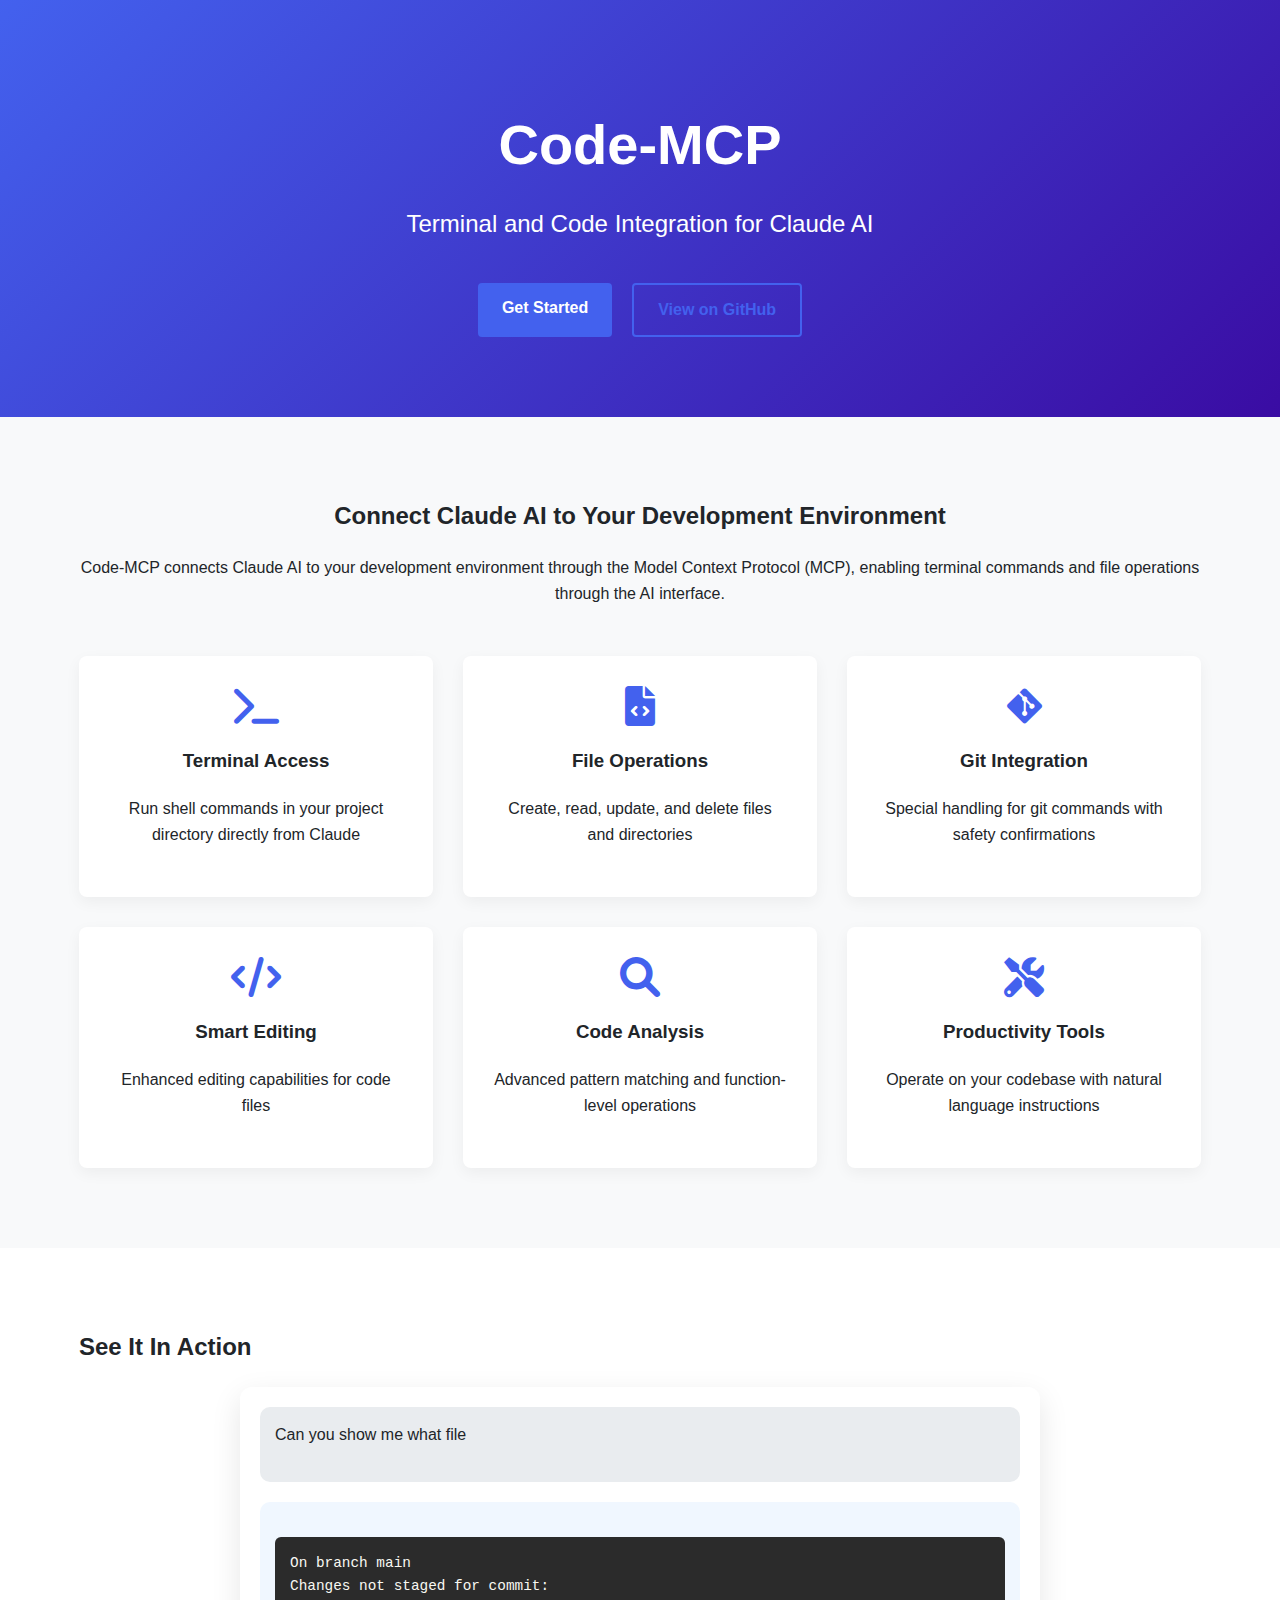
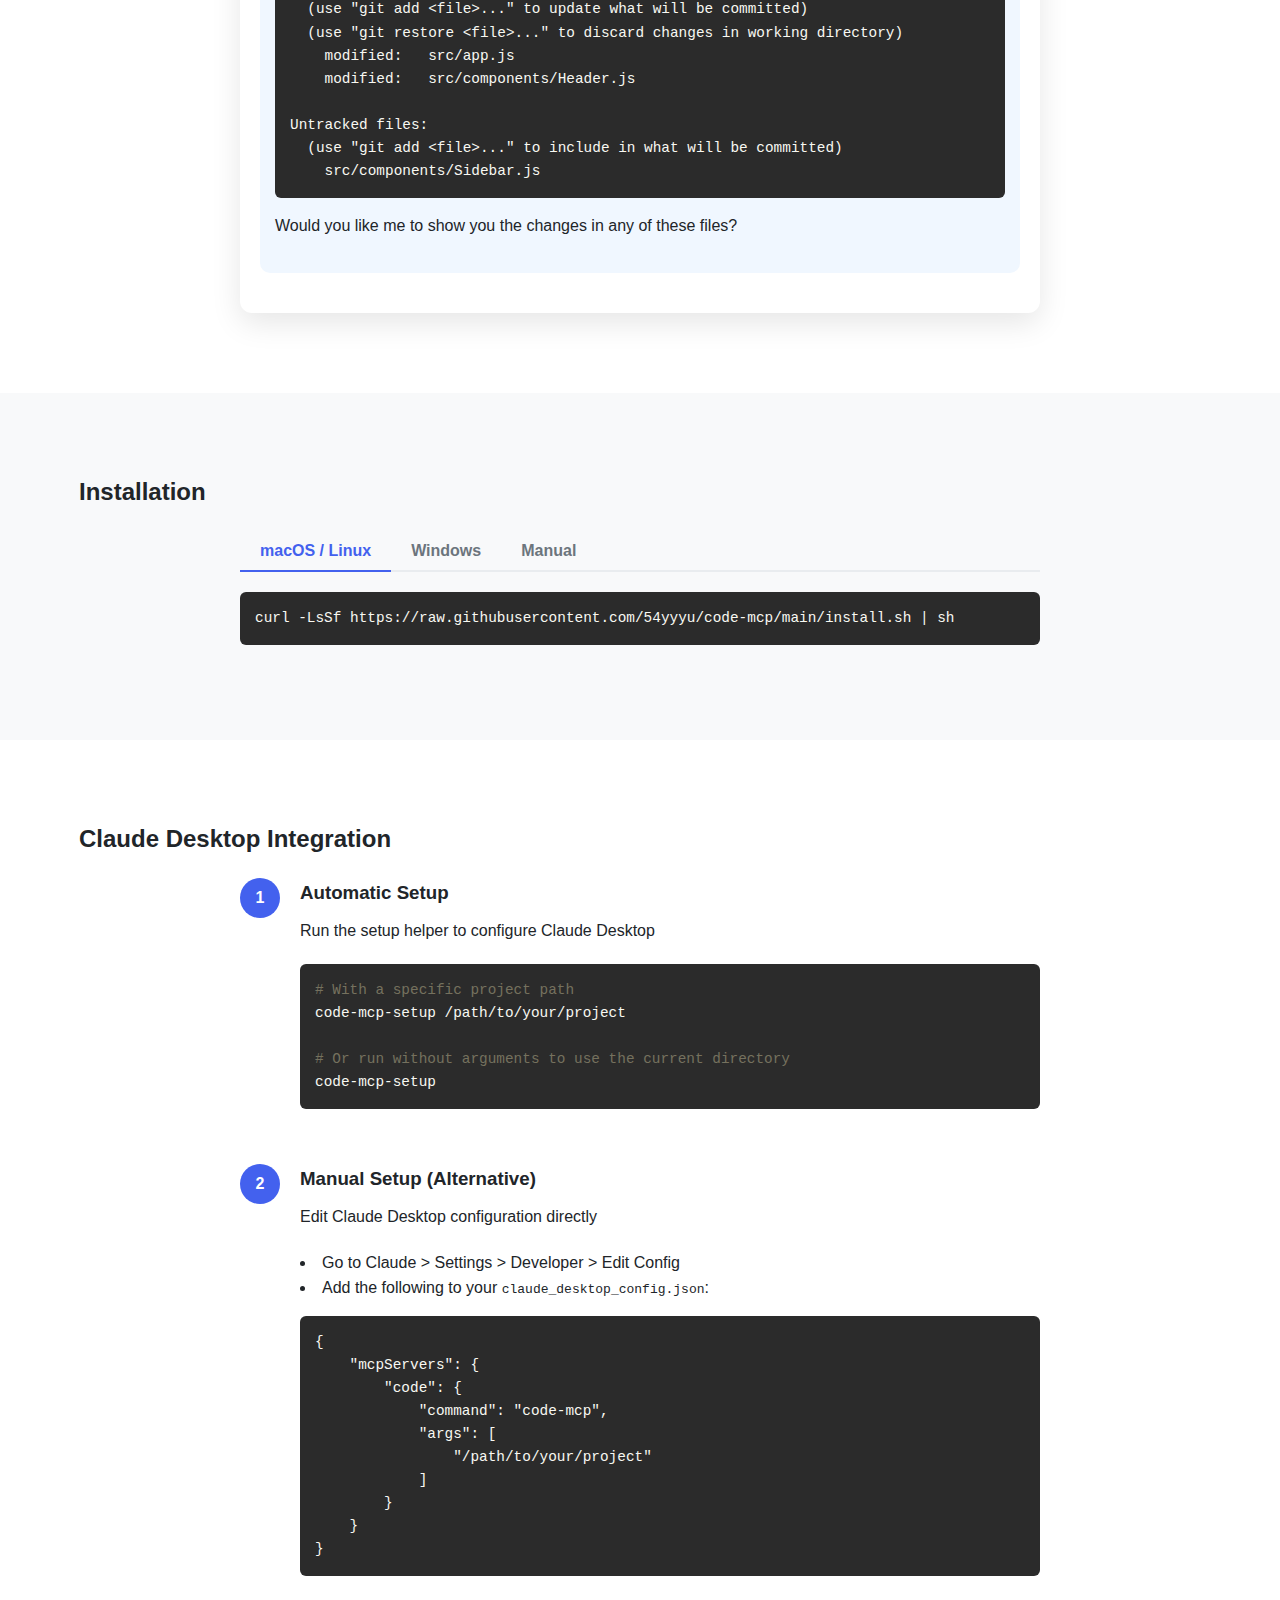
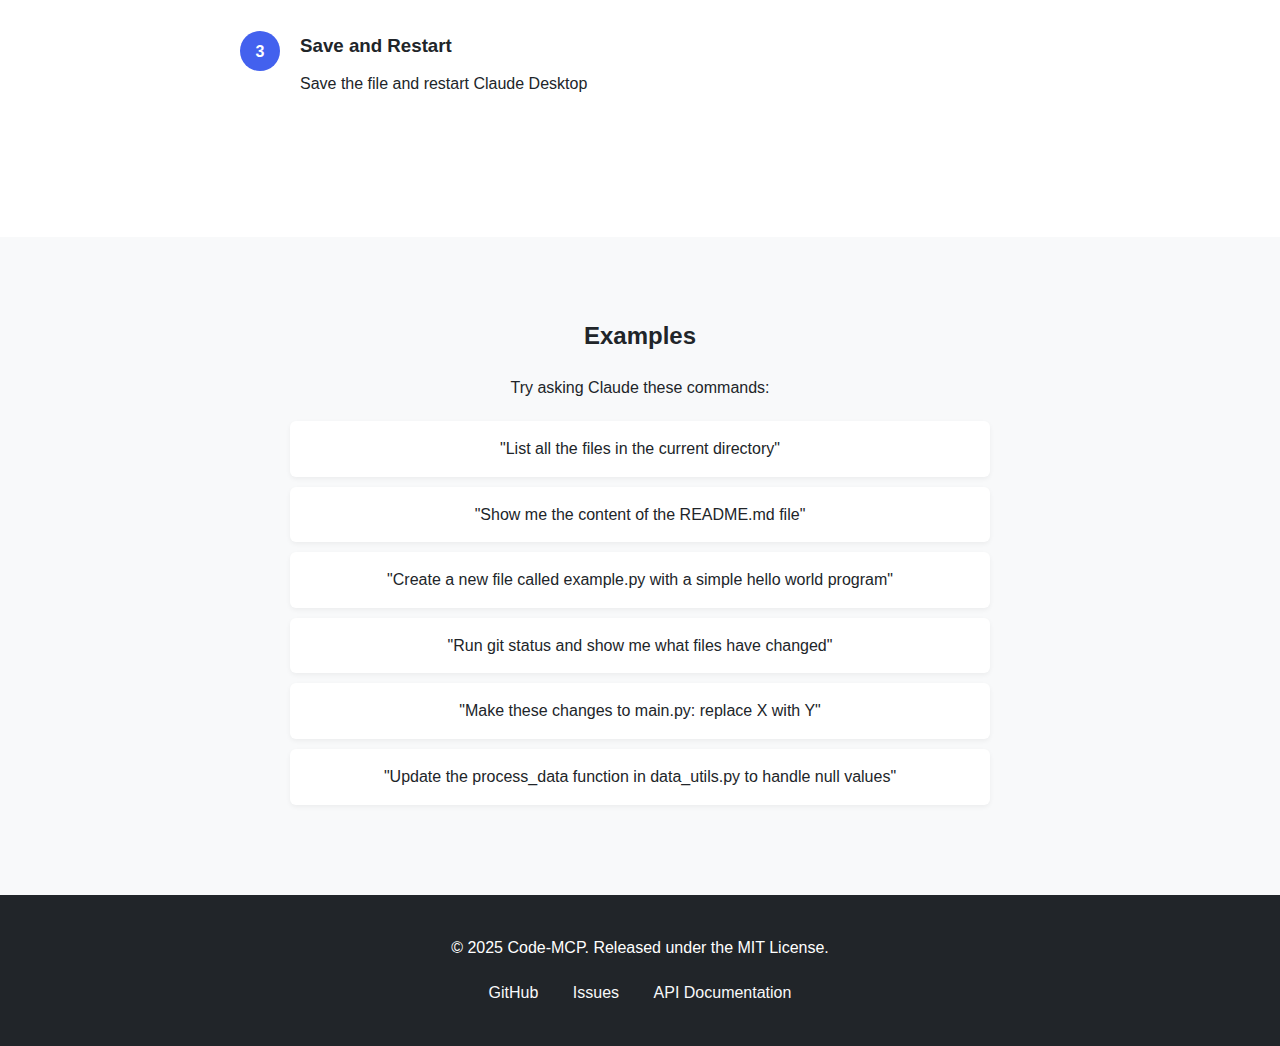
<file: index.html>
<!DOCTYPE html>
<html lang="en">
<head>
    <meta charset="UTF-8">
    <meta name="viewport" content="width=device-width, initial-scale=1.0">
    <title>Code-MCP - Terminal and Code Integration for Claude AI</title>
    <link rel="stylesheet" href="css/styles.css">
    <link rel="stylesheet" href="https://cdnjs.cloudflare.com/ajax/libs/font-awesome/6.0.0/css/all.min.css">
</head>
<body>
    <header>
        <div class="container">
            <h1>Code-MCP</h1>
            <p class="tagline">Terminal and Code Integration for Claude AI</p>
            <div class="cta-buttons">
                <a href="#installation" class="btn primary-btn">Get Started</a>
                <a href="https://github.com/54yyyu/code-mcp" class="btn secondary-btn">View on GitHub</a>
            </div>
        </div>
    </header>

    <section class="intro-section">
        <div class="container">
            <h2>Connect Claude AI to Your Development Environment</h2>
            <p>
                Code-MCP connects Claude AI to your development environment through the Model Context Protocol (MCP), 
                enabling terminal commands and file operations through the AI interface.
            </p>
            
            <div class="features-grid">
                <div class="feature-card">
                    <i class="fas fa-terminal"></i>
                    <h3>Terminal Access</h3>
                    <p>Run shell commands in your project directory directly from Claude</p>
                </div>
                <div class="feature-card">
                    <i class="fas fa-file-code"></i>
                    <h3>File Operations</h3>
                    <p>Create, read, update, and delete files and directories</p>
                </div>
                <div class="feature-card">
                    <i class="fab fa-git-alt"></i>
                    <h3>Git Integration</h3>
                    <p>Special handling for git commands with safety confirmations</p>
                </div>
                <div class="feature-card">
                    <i class="fas fa-code"></i>
                    <h3>Smart Editing</h3>
                    <p>Enhanced editing capabilities for code files</p>
                </div>
                <div class="feature-card">
                    <i class="fas fa-search"></i>
                    <h3>Code Analysis</h3>
                    <p>Advanced pattern matching and function-level operations</p>
                </div>
                <div class="feature-card">
                    <i class="fas fa-tools"></i>
                    <h3>Productivity Tools</h3>
                    <p>Operate on your codebase with natural language instructions</p>
                </div>
            </div>
        </div>
    </section>

    <section class="demo-section">
        <div class="container">
            <h2>See It In Action</h2>
            <div class="demo-container">
                <div class="demo-chat">
                    <div class="chat-message user">
                        <p>Can you show me what files have changed in my project?</p>
                    </div>
                    <div class="chat-message assistant">
                        <p>Sure, I'll run git status for you:</p>
                        <div class="code-block">
                            <pre><code>On branch main
Changes not staged for commit:
  (use "git add &lt;file&gt;..." to update what will be committed)
  (use "git restore &lt;file&gt;..." to discard changes in working directory)
    modified:   src/app.js
    modified:   src/components/Header.js

Untracked files:
  (use "git add &lt;file&gt;..." to include in what will be committed)
    src/components/Sidebar.js</code></pre>
                        </div>
                        <p>Would you like me to show you the changes in any of these files?</p>
                    </div>
                </div>
            </div>
        </div>
    </section>

    <section id="installation" class="installation-section">
        <div class="container">
            <h2>Installation</h2>
            
            <div class="installation-tabs">
                <div class="tab-header">
                    <button class="tab-btn active" data-tab="macos">macOS / Linux</button>
                    <button class="tab-btn" data-tab="windows">Windows</button>
                    <button class="tab-btn" data-tab="manual">Manual</button>
                </div>
                
                <div class="tab-content active" id="macos-tab">
                    <div class="code-block">
                        <pre><code>curl -LsSf https://raw.githubusercontent.com/54yyyu/code-mcp/main/install.sh | sh</code></pre>
                    </div>
                </div>
                
                <div class="tab-content" id="windows-tab">
                    <div class="code-block">
                        <pre><code>powershell -c "Invoke-WebRequest -Uri https://raw.githubusercontent.com/54yyyu/code-mcp/main/install.ps1 -OutFile install.ps1; .\install.ps1"</code></pre>
                    </div>
                </div>
                
                <div class="tab-content" id="manual-tab">
                    <h4>Install with pip</h4>
                    <div class="code-block">
                        <pre><code>pip install git+https://github.com/54yyyu/code-mcp.git</code></pre>
                    </div>
                    
                    <h4>Or better, install with uv</h4>
                    <div class="code-block">
                        <pre><code>uv pip install git+https://github.com/54yyyu/code-mcp.git</code></pre>
                    </div>
                    
                    <h4>For Developers</h4>
                    <div class="code-block">
                        <pre><code># Clone the repository
git clone https://github.com/54yyyu/code-mcp.git
cd code-mcp

# Install in development mode with uv (recommended)
uv pip install -e .</code></pre>
                    </div>
                </div>
            </div>
        </div>
    </section>

    <section class="usage-section">
        <div class="container">
            <h2>Claude Desktop Integration</h2>
            <div class="steps">
                <div class="step">
                    <div class="step-number">1</div>
                    <div class="step-content">
                        <h3>Automatic Setup</h3>
                        <p>Run the setup helper to configure Claude Desktop</p>
                        <div class="code-block">
                            <pre><code># With a specific project path
code-mcp-setup /path/to/your/project
                            
# Or run without arguments to use the current directory
code-mcp-setup</code></pre>
                        </div>
                    </div>
                </div>
                
                <div class="step">
                    <div class="step-number">2</div>
                    <div class="step-content">
                        <h3>Manual Setup (Alternative)</h3>
                        <p>Edit Claude Desktop configuration directly</p>
                        <ul>
                            <li>Go to Claude > Settings > Developer > Edit Config</li>
                            <li>Add the following to your <code>claude_desktop_config.json</code>:</li>
                        </ul>
                        <div class="code-block">
                            <pre><code>{
    "mcpServers": {
        "code": {
            "command": "code-mcp",
            "args": [
                "/path/to/your/project"
            ]
        }
    }
}</code></pre>
                        </div>
                    </div>
                </div>
                
                <div class="step">
                    <div class="step-number">3</div>
                    <div class="step-content">
                        <h3>Save and Restart</h3>
                        <p>Save the file and restart Claude Desktop</p>
                    </div>
                </div>
            </div>
        </div>
    </section>

    <section class="examples-section">
        <div class="container">
            <h2>Examples</h2>
            <p>Try asking Claude these commands:</p>
            <ul class="examples-list">
                <li>"List all the files in the current directory"</li>
                <li>"Show me the content of the README.md file"</li>
                <li>"Create a new file called example.py with a simple hello world program"</li>
                <li>"Run git status and show me what files have changed"</li>
                <li>"Make these changes to main.py: replace X with Y"</li>
                <li>"Update the process_data function in data_utils.py to handle null values"</li>
            </ul>
        </div>
    </section>

    <footer>
        <div class="container">
            <p>&copy; 2025 Code-MCP. Released under the MIT License.</p>
            <div class="footer-links">
                <a href="https://github.com/54yyyu/code-mcp">GitHub</a>
                <a href="https://github.com/54yyyu/code-mcp/issues">Issues</a>
                <a href="docs/api.html">API Documentation</a>
            </div>
        </div>
    </footer>

    <script src="js/script.js"></script>
</body>
</html>
</file>
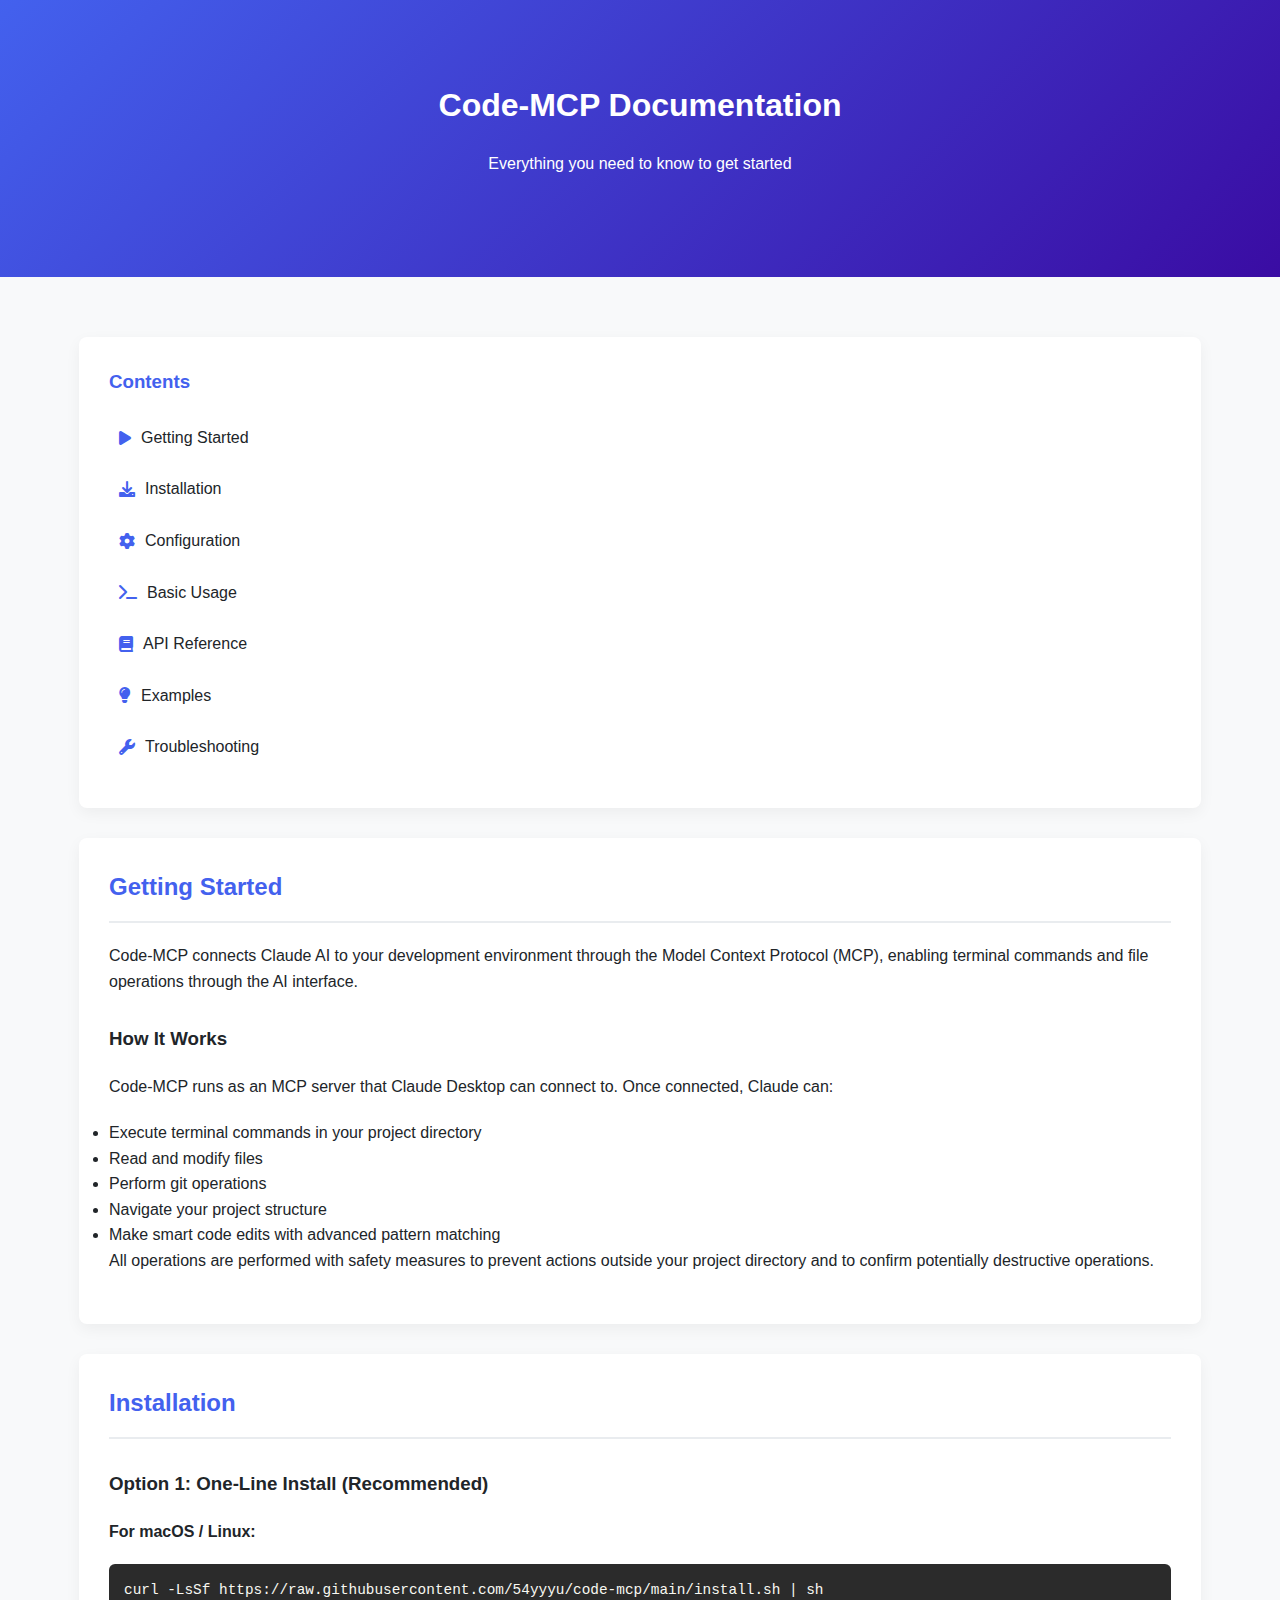
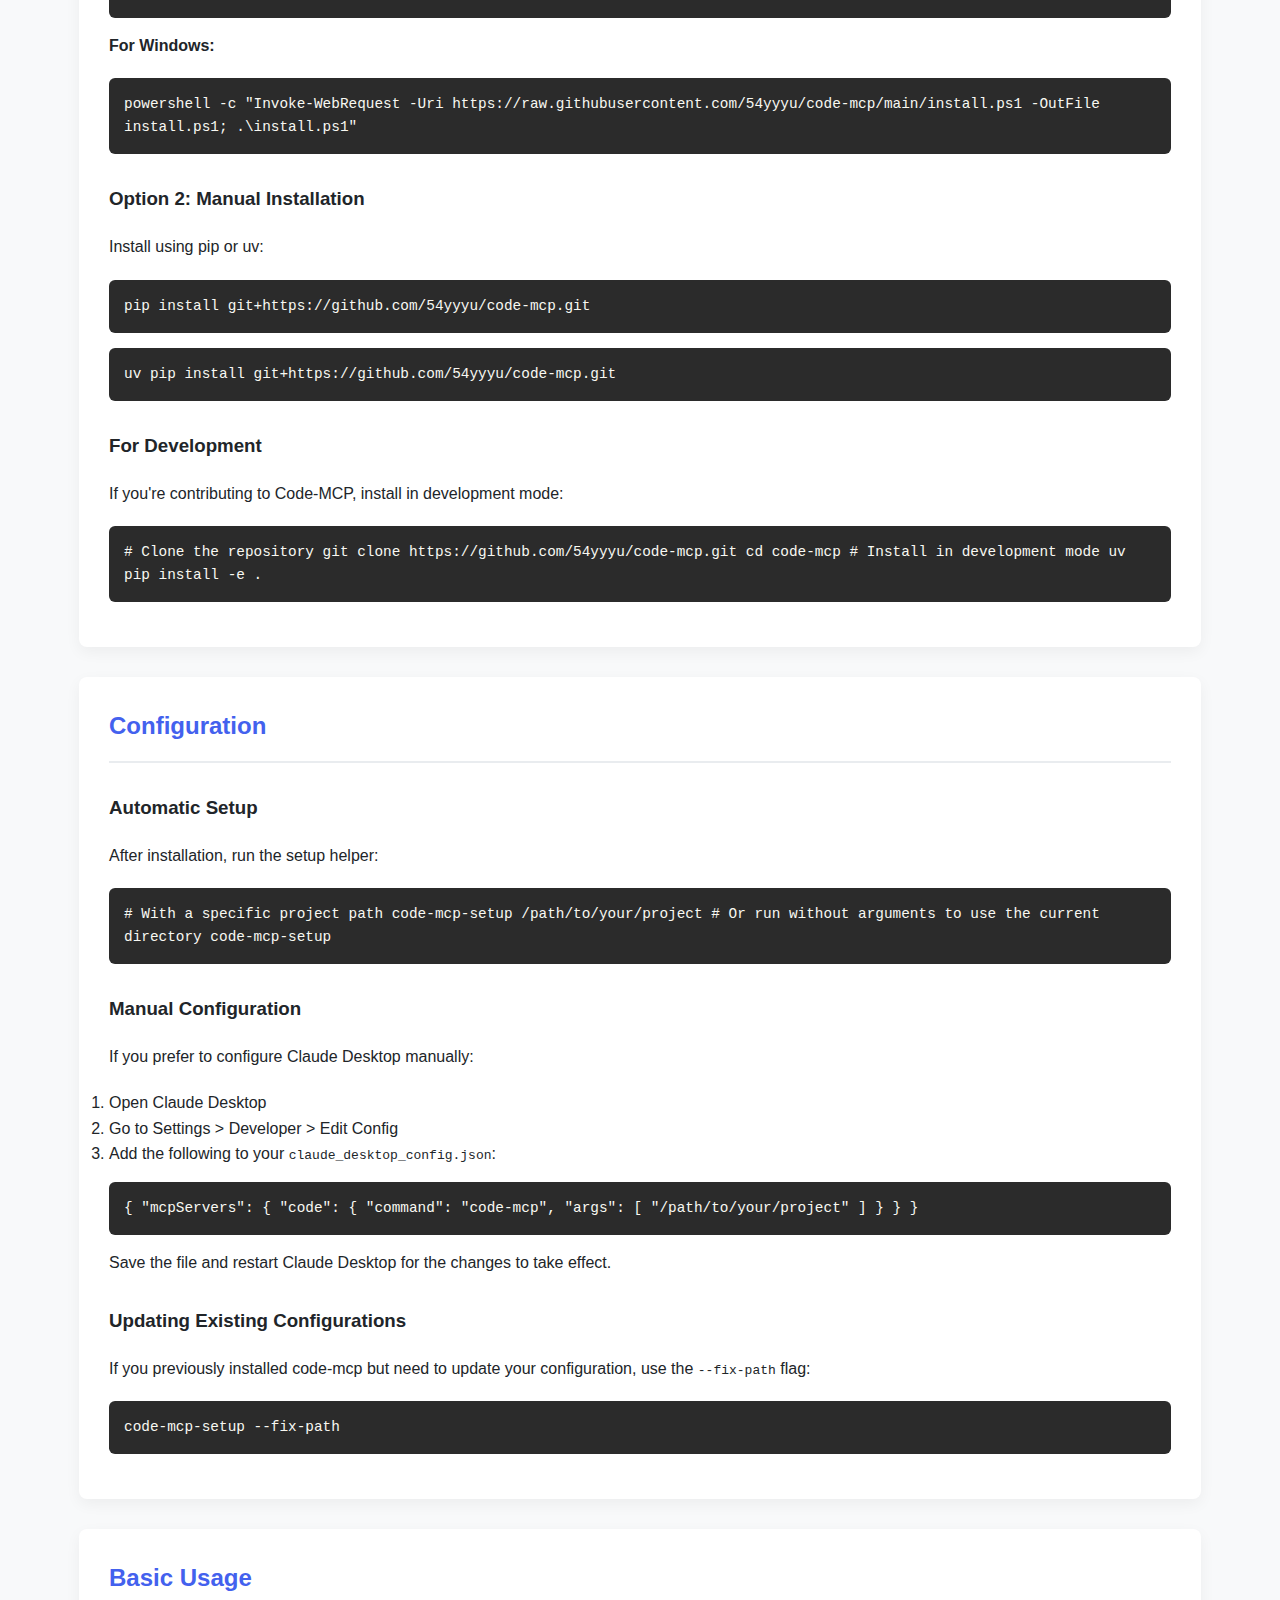
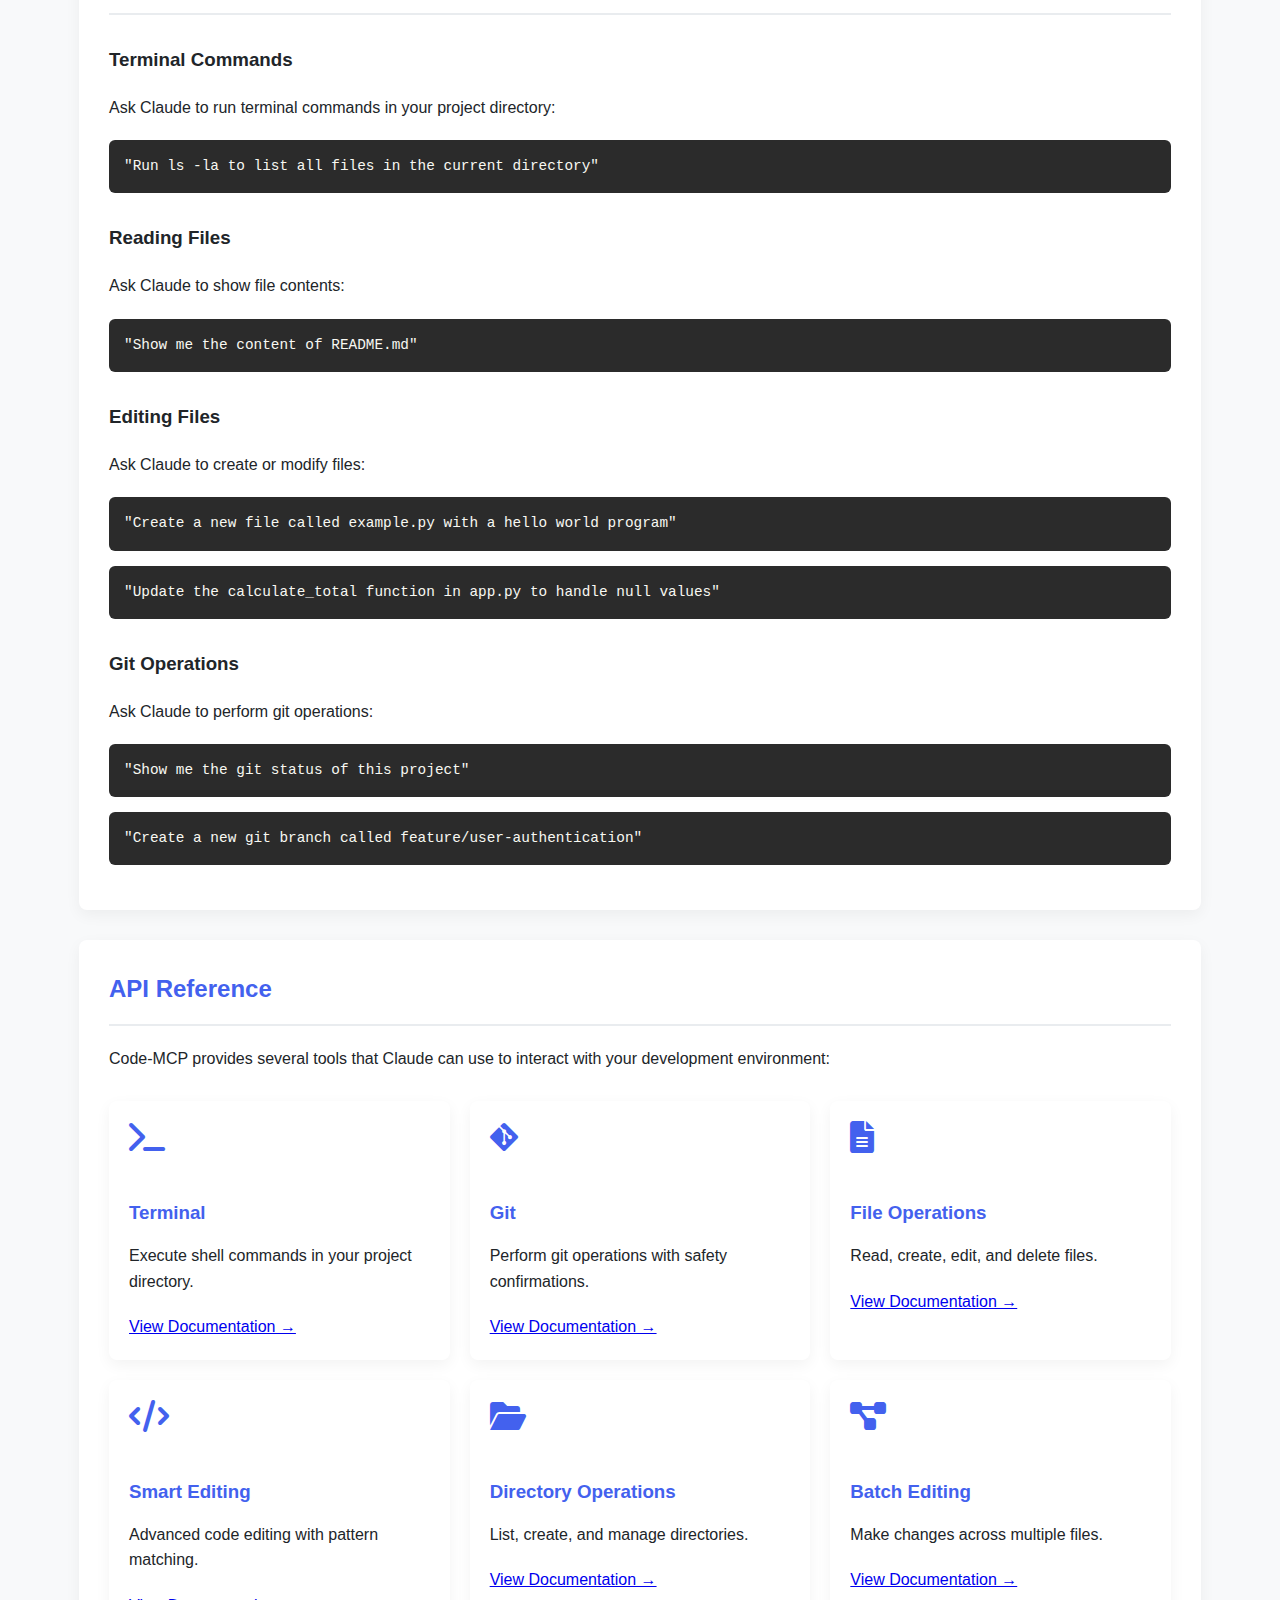
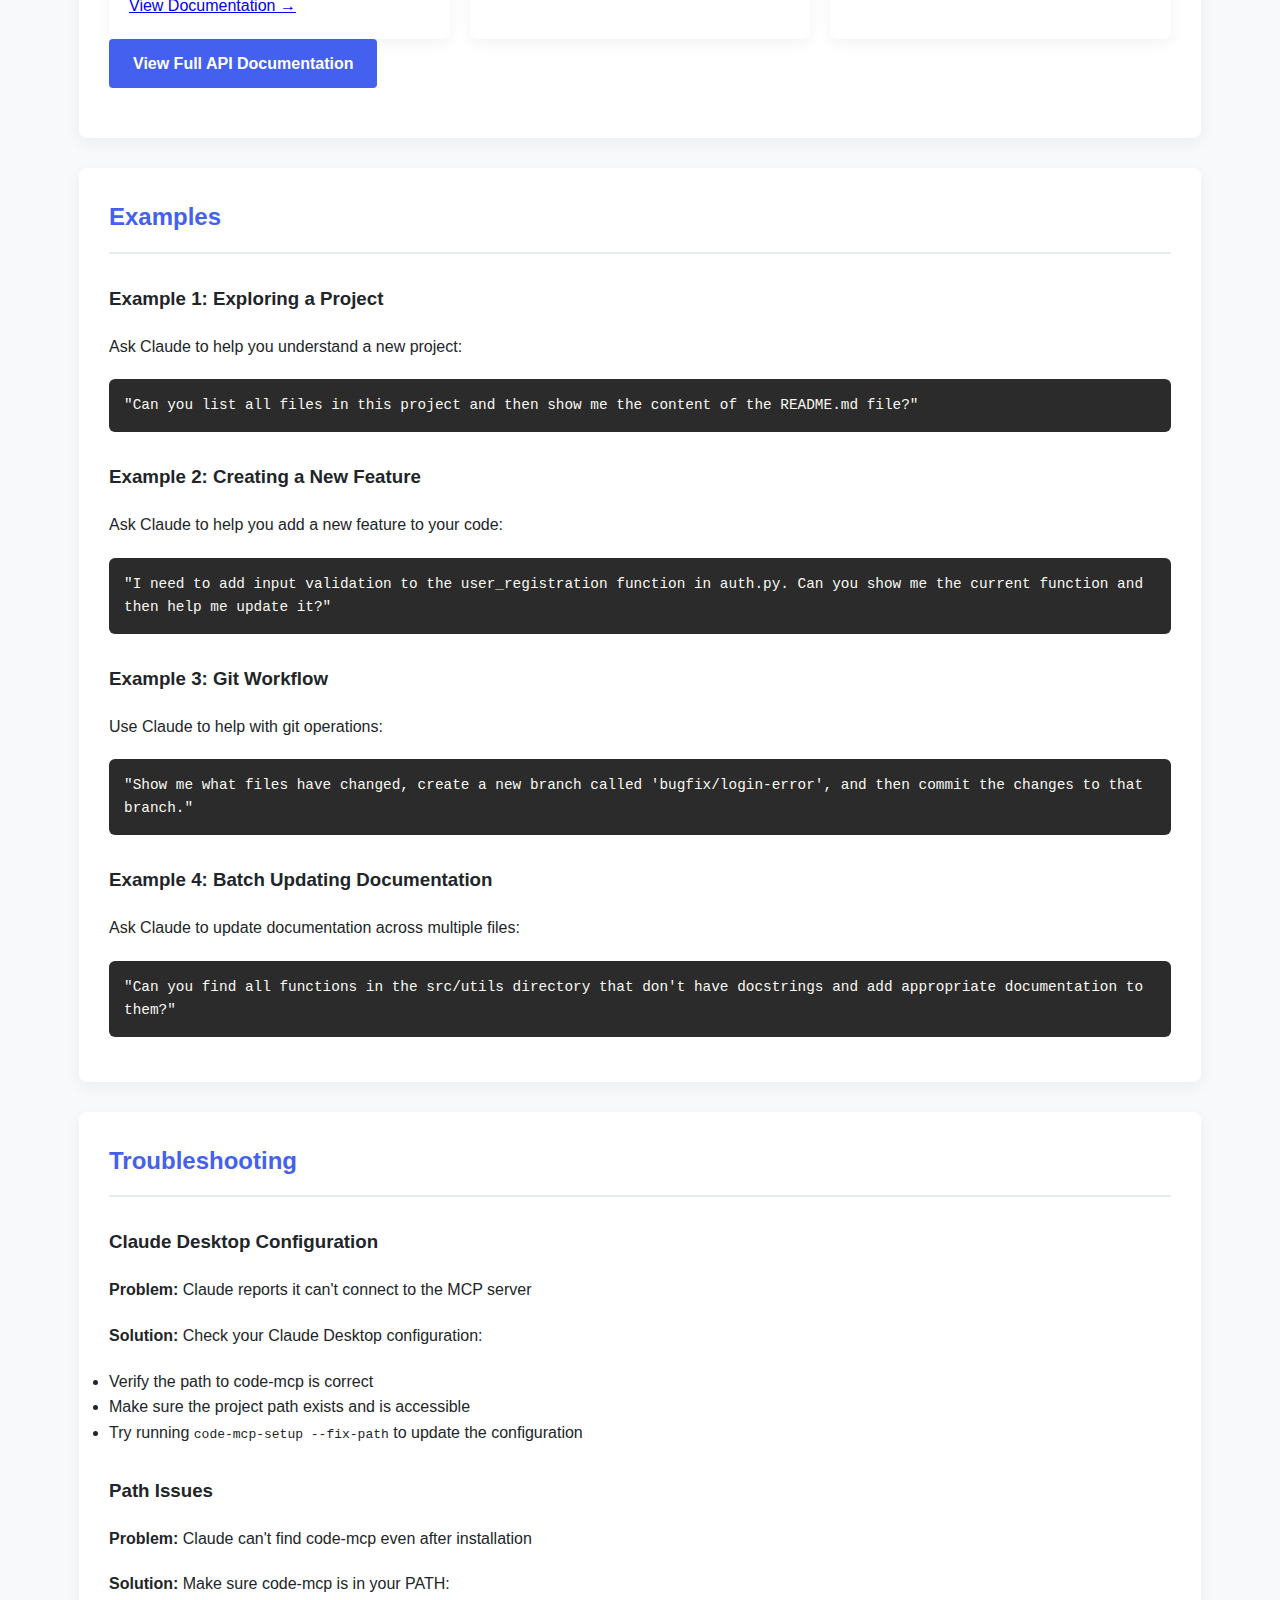
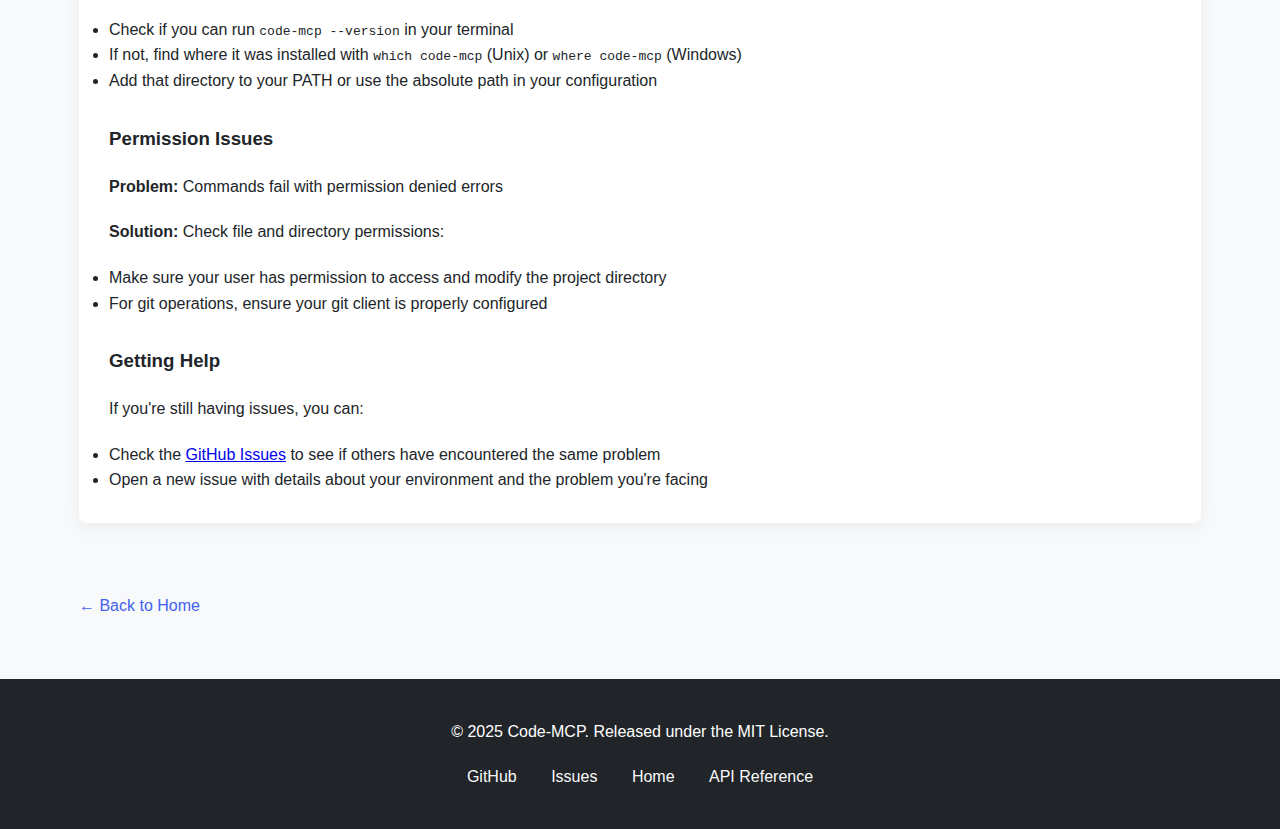
<file: docs/index.html>
<!DOCTYPE html>
<html lang="en">
<head>
    <meta charset="UTF-8">
    <meta name="viewport" content="width=device-width, initial-scale=1.0">
    <title>Documentation - Code-MCP</title>
    <link rel="stylesheet" href="../css/styles.css">
    <link rel="stylesheet" href="https://cdnjs.cloudflare.com/ajax/libs/font-awesome/6.0.0/css/all.min.css">
    <style>
        body {
            background-color: #f8f9fa;
        }
        
        .docs-header {
            background: linear-gradient(135deg, var(--primary-color), var(--secondary-color));
            color: white;
            padding: 80px 0;
            text-align: center;
        }
        
        .docs-content {
            padding: 60px 0;
        }
        
        .docs-nav {
            background-color: white;
            border-radius: 8px;
            padding: 30px;
            margin-bottom: 30px;
            box-shadow: 0 5px 15px rgba(0, 0, 0, 0.05);
        }
        
        .docs-nav h3 {
            color: var(--primary-color);
            margin-bottom: 20px;
        }
        
        .docs-nav ul {
            list-style: none;
        }
        
        .docs-nav li {
            margin-bottom: 10px;
        }
        
        .docs-nav a {
            color: var(--dark-color);
            text-decoration: none;
            display: flex;
            align-items: center;
            padding: 8px 10px;
            border-radius: 4px;
            transition: background-color 0.2s ease;
        }
        
        .docs-nav a:hover {
            background-color: var(--light-gray);
        }
        
        .docs-nav i {
            margin-right: 10px;
            color: var(--primary-color);
        }
        
        .back-to-home {
            display: inline-block;
            margin-top: 40px;
            color: var(--primary-color);
            text-decoration: none;
        }
        
        .back-to-home:hover {
            text-decoration: underline;
        }
        
        .docs-section {
            background-color: white;
            border-radius: 8px;
            padding: 30px;
            margin-bottom: 30px;
            box-shadow: 0 5px 15px rgba(0, 0, 0, 0.05);
        }
        
        .docs-section h2 {
            color: var(--primary-color);
            border-bottom: 2px solid var(--light-gray);
            padding-bottom: 15px;
            margin-bottom: 20px;
        }
        
        .docs-section h3 {
            margin-top: 30px;
        }
        
        .code-example {
            background-color: var(--code-bg);
            border-radius: 6px;
            padding: 15px;
            margin: 15px 0;
            overflow-x: auto;
        }
        
        .code-example code {
            color: #f8f8f2;
            font-family: 'Fira Code', 'Consolas', monospace;
            font-size: 0.9rem;
            display: block;
        }
        
        .docs-grid {
            display: grid;
            grid-template-columns: repeat(auto-fit, minmax(300px, 1fr));
            gap: 20px;
            margin-top: 30px;
        }
        
        .docs-card {
            background-color: white;
            border-radius: 8px;
            padding: 20px;
            box-shadow: 0 5px 15px rgba(0, 0, 0, 0.05);
            transition: transform 0.2s ease;
        }
        
        .docs-card:hover {
            transform: translateY(-5px);
        }
        
        .docs-card h3 {
            color: var(--primary-color);
            margin-bottom: 15px;
        }
        
        .docs-card i {
            font-size: 2rem;
            color: var(--primary-color);
            margin-bottom: 15px;
        }
    </style>
</head>
<body>
    <div class="docs-header">
        <div class="container">
            <h1>Code-MCP Documentation</h1>
            <p class="tagline">Everything you need to know to get started</p>
        </div>
    </div>

    <div class="docs-content">
        <div class="container">
            <div class="row">
                <div class="col-md-3">
                    <div class="docs-nav">
                        <h3>Contents</h3>
                        <ul>
                            <li><a href="#getting-started"><i class="fas fa-play"></i> Getting Started</a></li>
                            <li><a href="#installation"><i class="fas fa-download"></i> Installation</a></li>
                            <li><a href="#configuration"><i class="fas fa-cog"></i> Configuration</a></li>
                            <li><a href="#basic-usage"><i class="fas fa-terminal"></i> Basic Usage</a></li>
                            <li><a href="#api-reference"><i class="fas fa-book"></i> API Reference</a></li>
                            <li><a href="#examples"><i class="fas fa-lightbulb"></i> Examples</a></li>
                            <li><a href="#troubleshooting"><i class="fas fa-wrench"></i> Troubleshooting</a></li>
                        </ul>
                    </div>
                </div>
                
                <div class="col-md-9">
                    <div class="docs-section" id="getting-started">
                        <h2>Getting Started</h2>
                        <p>
                            Code-MCP connects Claude AI to your development environment through the Model Context Protocol (MCP), 
                            enabling terminal commands and file operations through the AI interface.
                        </p>
                        
                        <h3>How It Works</h3>
                        <p>
                            Code-MCP runs as an MCP server that Claude Desktop can connect to. Once connected, Claude can:
                        </p>
                        <ul>
                            <li>Execute terminal commands in your project directory</li>
                            <li>Read and modify files</li>
                            <li>Perform git operations</li>
                            <li>Navigate your project structure</li>
                            <li>Make smart code edits with advanced pattern matching</li>
                        </ul>
                        
                        <p>
                            All operations are performed with safety measures to prevent actions outside your project directory
                            and to confirm potentially destructive operations.
                        </p>
                    </div>
                    
                    <div class="docs-section" id="installation">
                        <h2>Installation</h2>
                        
                        <h3>Option 1: One-Line Install (Recommended)</h3>
                        <h4>For macOS / Linux:</h4>
                        <div class="code-example">
                            <code>curl -LsSf https://raw.githubusercontent.com/54yyyu/code-mcp/main/install.sh | sh</code>
                        </div>
                        
                        <h4>For Windows:</h4>
                        <div class="code-example">
                            <code>powershell -c "Invoke-WebRequest -Uri https://raw.githubusercontent.com/54yyyu/code-mcp/main/install.ps1 -OutFile install.ps1; .\install.ps1"</code>
                        </div>
                        
                        <h3>Option 2: Manual Installation</h3>
                        <p>Install using pip or uv:</p>
                        <div class="code-example">
                            <code>pip install git+https://github.com/54yyyu/code-mcp.git</code>
                        </div>
                        
                        <div class="code-example">
                            <code>uv pip install git+https://github.com/54yyyu/code-mcp.git</code>
                        </div>
                        
                        <h3>For Development</h3>
                        <p>If you're contributing to Code-MCP, install in development mode:</p>
                        <div class="code-example">
                            <code># Clone the repository
git clone https://github.com/54yyyu/code-mcp.git
cd code-mcp

# Install in development mode
uv pip install -e .</code>
                        </div>
                    </div>
                    
                    <div class="docs-section" id="configuration">
                        <h2>Configuration</h2>
                        
                        <h3>Automatic Setup</h3>
                        <p>After installation, run the setup helper:</p>
                        <div class="code-example">
                            <code># With a specific project path
code-mcp-setup /path/to/your/project

# Or run without arguments to use the current directory
code-mcp-setup</code>
                        </div>
                        
                        <h3>Manual Configuration</h3>
                        <p>If you prefer to configure Claude Desktop manually:</p>
                        <ol>
                            <li>Open Claude Desktop</li>
                            <li>Go to Settings > Developer > Edit Config</li>
                            <li>Add the following to your <code>claude_desktop_config.json</code>:</li>
                        </ol>
                        <div class="code-example">
                            <code>{
    "mcpServers": {
        "code": {
            "command": "code-mcp",
            "args": [
                "/path/to/your/project"
            ]
        }
    }
}</code>
                        </div>
                        <p>Save the file and restart Claude Desktop for the changes to take effect.</p>
                        
                        <h3>Updating Existing Configurations</h3>
                        <p>If you previously installed code-mcp but need to update your configuration, use the <code>--fix-path</code> flag:</p>
                        <div class="code-example">
                            <code>code-mcp-setup --fix-path</code>
                        </div>
                    </div>
                    
                    <div class="docs-section" id="basic-usage">
                        <h2>Basic Usage</h2>
                        
                        <h3>Terminal Commands</h3>
                        <p>Ask Claude to run terminal commands in your project directory:</p>
                        <div class="code-example">
                            <code>"Run ls -la to list all files in the current directory"</code>
                        </div>
                        
                        <h3>Reading Files</h3>
                        <p>Ask Claude to show file contents:</p>
                        <div class="code-example">
                            <code>"Show me the content of README.md"</code>
                        </div>
                        
                        <h3>Editing Files</h3>
                        <p>Ask Claude to create or modify files:</p>
                        <div class="code-example">
                            <code>"Create a new file called example.py with a hello world program"</code>
                        </div>
                        <div class="code-example">
                            <code>"Update the calculate_total function in app.py to handle null values"</code>
                        </div>
                        
                        <h3>Git Operations</h3>
                        <p>Ask Claude to perform git operations:</p>
                        <div class="code-example">
                            <code>"Show me the git status of this project"</code>
                        </div>
                        <div class="code-example">
                            <code>"Create a new git branch called feature/user-authentication"</code>
                        </div>
                    </div>
                    
                    <div class="docs-section" id="api-reference">
                        <h2>API Reference</h2>
                        
                        <p>Code-MCP provides several tools that Claude can use to interact with your development environment:</p>
                        
                        <div class="docs-grid">
                            <div class="docs-card">
                                <i class="fas fa-terminal"></i>
                                <h3>Terminal</h3>
                                <p>Execute shell commands in your project directory.</p>
                                <a href="api.html#run-command">View Documentation →</a>
                            </div>
                            
                            <div class="docs-card">
                                <i class="fab fa-git-alt"></i>
                                <h3>Git</h3>
                                <p>Perform git operations with safety confirmations.</p>
                                <a href="api.html#git-operation">View Documentation →</a>
                            </div>
                            
                            <div class="docs-card">
                                <i class="fas fa-file-alt"></i>
                                <h3>File Operations</h3>
                                <p>Read, create, edit, and delete files.</p>
                                <a href="api.html#read-file">View Documentation →</a>
                            </div>
                            
                            <div class="docs-card">
                                <i class="fas fa-code"></i>
                                <h3>Smart Editing</h3>
                                <p>Advanced code editing with pattern matching.</p>
                                <a href="api.html#smart-edit">View Documentation →</a>
                            </div>
                            
                            <div class="docs-card">
                                <i class="fas fa-folder-open"></i>
                                <h3>Directory Operations</h3>
                                <p>List, create, and manage directories.</p>
                                <a href="api.html#list-directory">View Documentation →</a>
                            </div>
                            
                            <div class="docs-card">
                                <i class="fas fa-project-diagram"></i>
                                <h3>Batch Editing</h3>
                                <p>Make changes across multiple files.</p>
                                <a href="api.html#edit-block">View Documentation →</a>
                            </div>
                        </div>
                        
                        <p><a href="api.html" class="btn primary-btn">View Full API Documentation</a></p>
                    </div>
                    
                    <div class="docs-section" id="examples">
                        <h2>Examples</h2>
                        
                        <h3>Example 1: Exploring a Project</h3>
                        <p>Ask Claude to help you understand a new project:</p>
                        <div class="code-example">
                            <code>"Can you list all files in this project and then show me the content of the README.md file?"</code>
                        </div>
                        
                        <h3>Example 2: Creating a New Feature</h3>
                        <p>Ask Claude to help you add a new feature to your code:</p>
                        <div class="code-example">
                            <code>"I need to add input validation to the user_registration function in auth.py. Can you show me the current function and then help me update it?"</code>
                        </div>
                        
                        <h3>Example 3: Git Workflow</h3>
                        <p>Use Claude to help with git operations:</p>
                        <div class="code-example">
                            <code>"Show me what files have changed, create a new branch called 'bugfix/login-error', and then commit the changes to that branch."</code>
                        </div>
                        
                        <h3>Example 4: Batch Updating Documentation</h3>
                        <p>Ask Claude to update documentation across multiple files:</p>
                        <div class="code-example">
                            <code>"Can you find all functions in the src/utils directory that don't have docstrings and add appropriate documentation to them?"</code>
                        </div>
                    </div>
                    
                    <div class="docs-section" id="troubleshooting">
                        <h2>Troubleshooting</h2>
                        
                        <h3>Claude Desktop Configuration</h3>
                        <p><strong>Problem:</strong> Claude reports it can't connect to the MCP server</p>
                        <p><strong>Solution:</strong> Check your Claude Desktop configuration:</p>
                        <ul>
                            <li>Verify the path to code-mcp is correct</li>
                            <li>Make sure the project path exists and is accessible</li>
                            <li>Try running <code>code-mcp-setup --fix-path</code> to update the configuration</li>
                        </ul>
                        
                        <h3>Path Issues</h3>
                        <p><strong>Problem:</strong> Claude can't find code-mcp even after installation</p>
                        <p><strong>Solution:</strong> Make sure code-mcp is in your PATH:</p>
                        <ul>
                            <li>Check if you can run <code>code-mcp --version</code> in your terminal</li>
                            <li>If not, find where it was installed with <code>which code-mcp</code> (Unix) or <code>where code-mcp</code> (Windows)</li>
                            <li>Add that directory to your PATH or use the absolute path in your configuration</li>
                        </ul>
                        
                        <h3>Permission Issues</h3>
                        <p><strong>Problem:</strong> Commands fail with permission denied errors</p>
                        <p><strong>Solution:</strong> Check file and directory permissions:</p>
                        <ul>
                            <li>Make sure your user has permission to access and modify the project directory</li>
                            <li>For git operations, ensure your git client is properly configured</li>
                        </ul>
                        
                        <h3>Getting Help</h3>
                        <p>If you're still having issues, you can:</p>
                        <ul>
                            <li>Check the <a href="https://github.com/54yyyu/code-mcp/issues">GitHub Issues</a> to see if others have encountered the same problem</li>
                            <li>Open a new issue with details about your environment and the problem you're facing</li>
                        </ul>
                    </div>
                    
                    <a href="../index.html" class="back-to-home">← Back to Home</a>
                </div>
            </div>
        </div>
    </div>

    <footer>
        <div class="container">
            <p>&copy; 2025 Code-MCP. Released under the MIT License.</p>
            <div class="footer-links">
                <a href="https://github.com/54yyyu/code-mcp">GitHub</a>
                <a href="https://github.com/54yyyu/code-mcp/issues">Issues</a>
                <a href="../index.html">Home</a>
                <a href="api.html">API Reference</a>
            </div>
        </div>
    </footer>

    <script src="../js/script.js"></script>
</body>
</html>
</file>
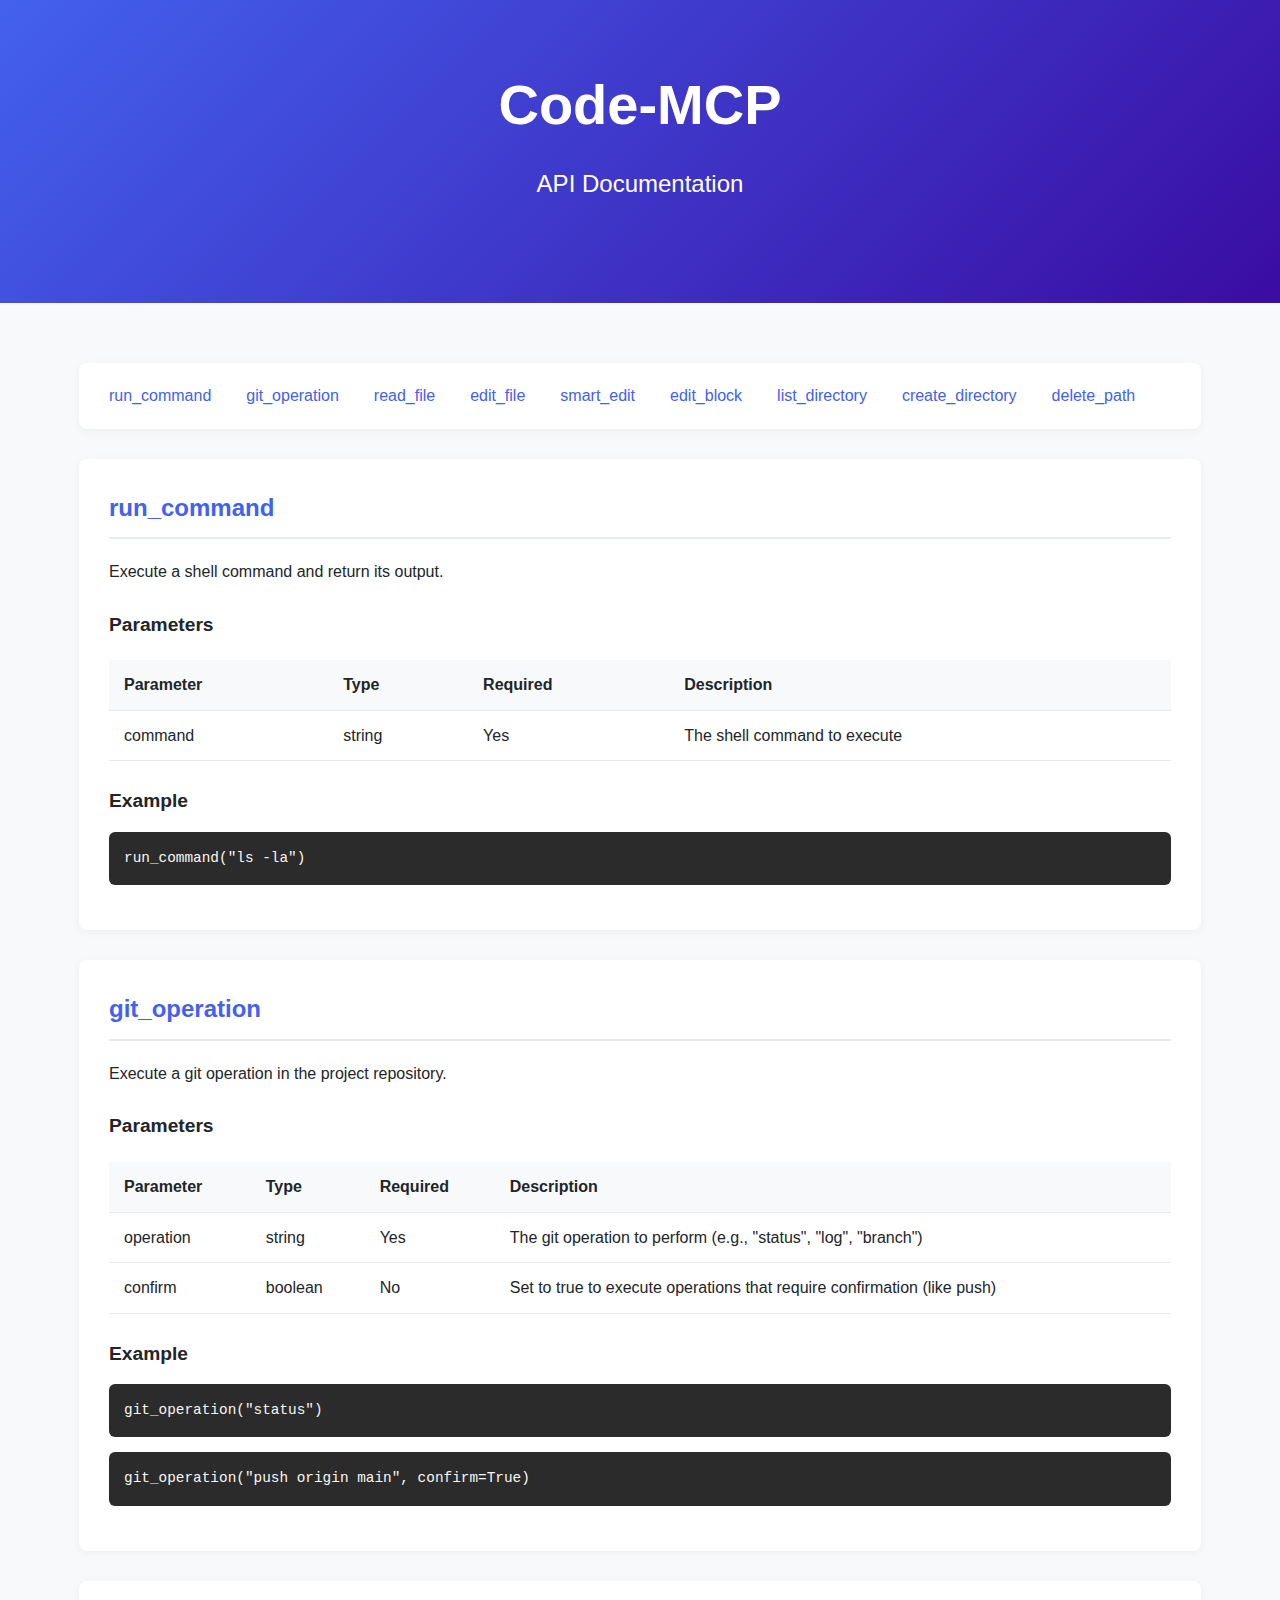
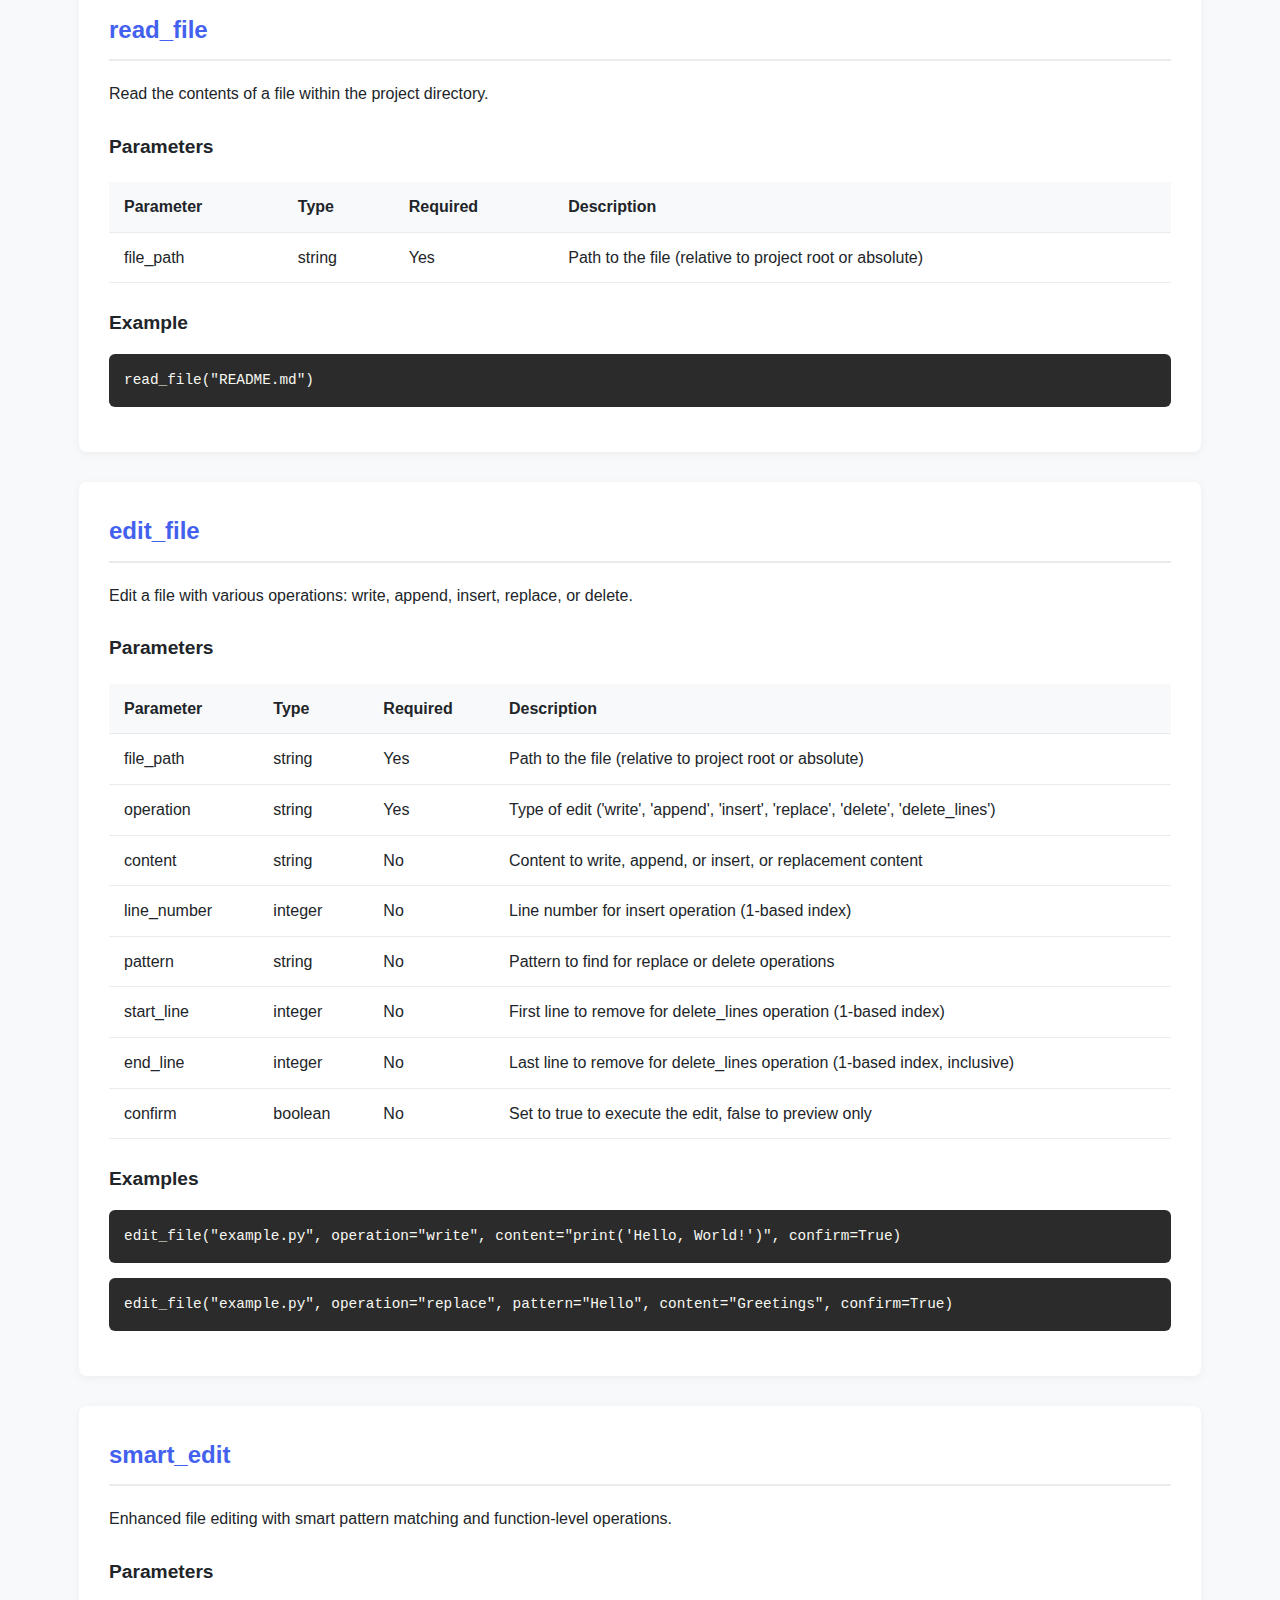
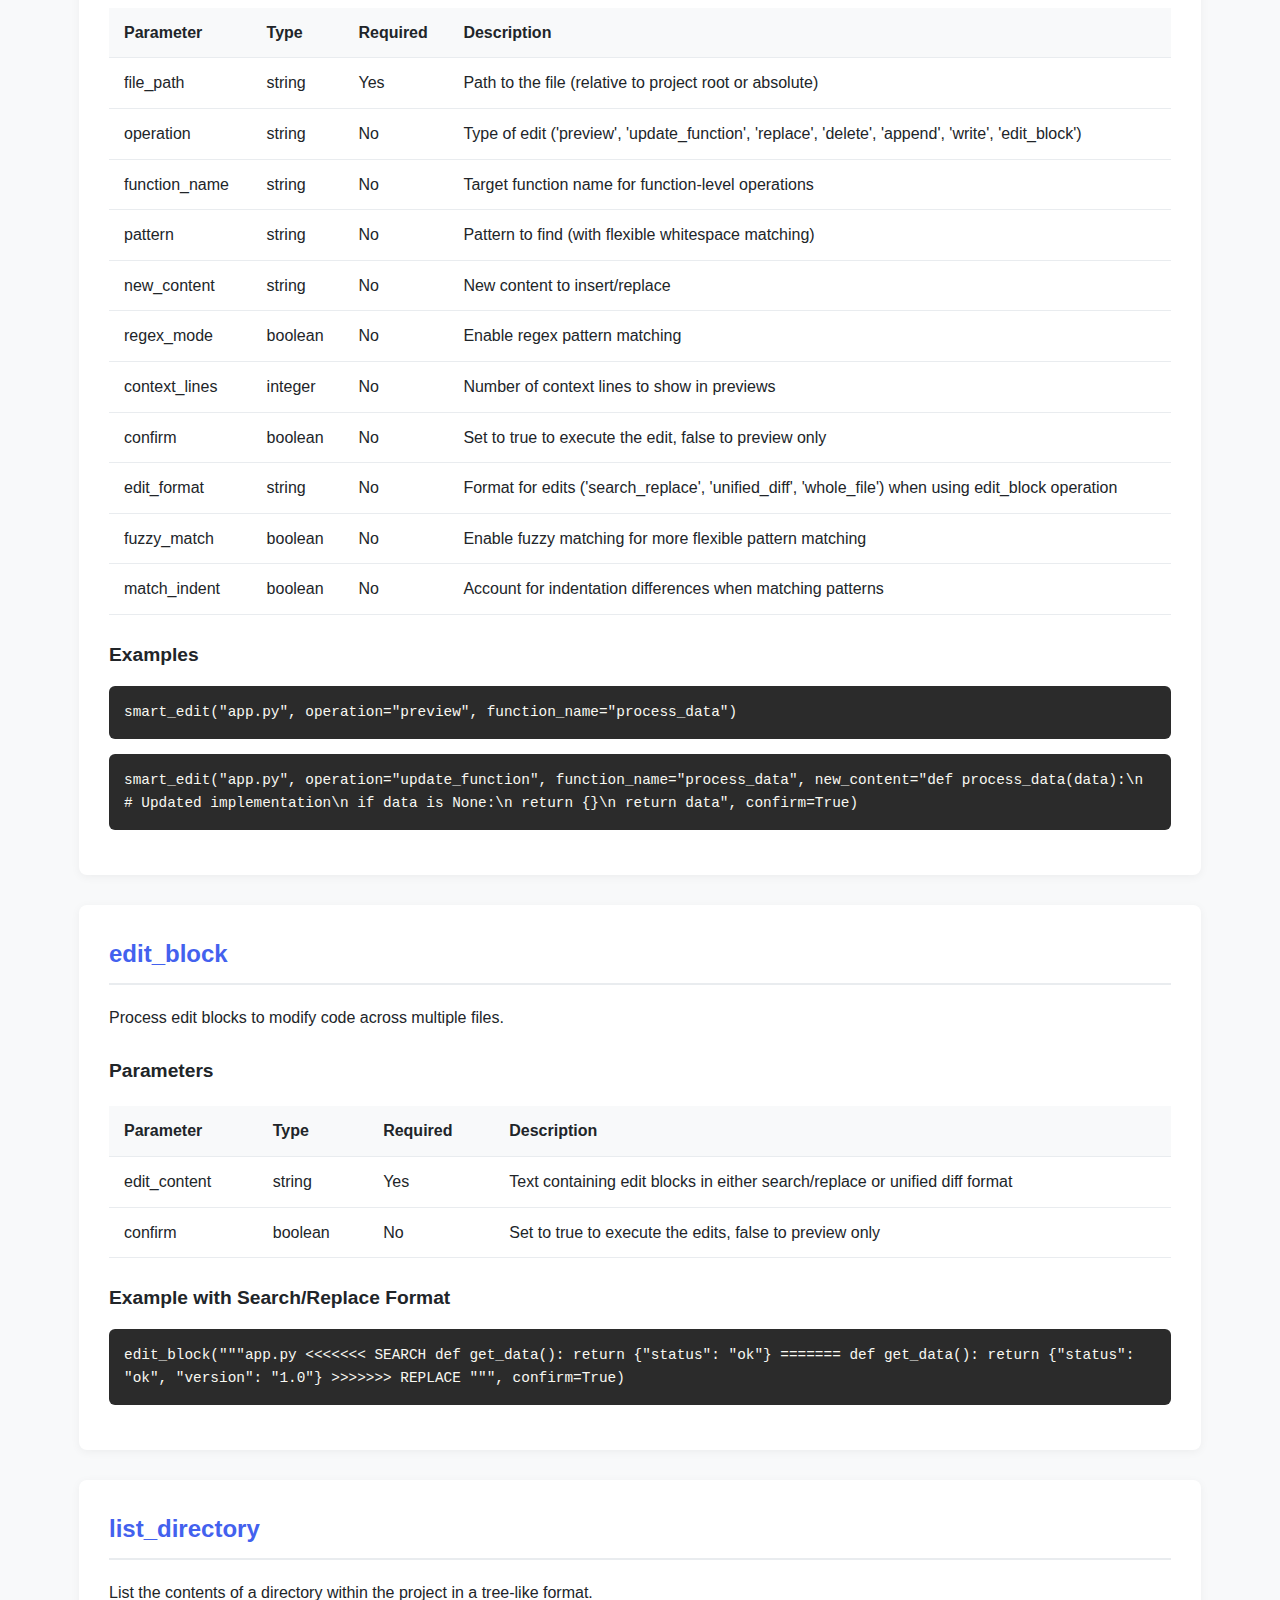
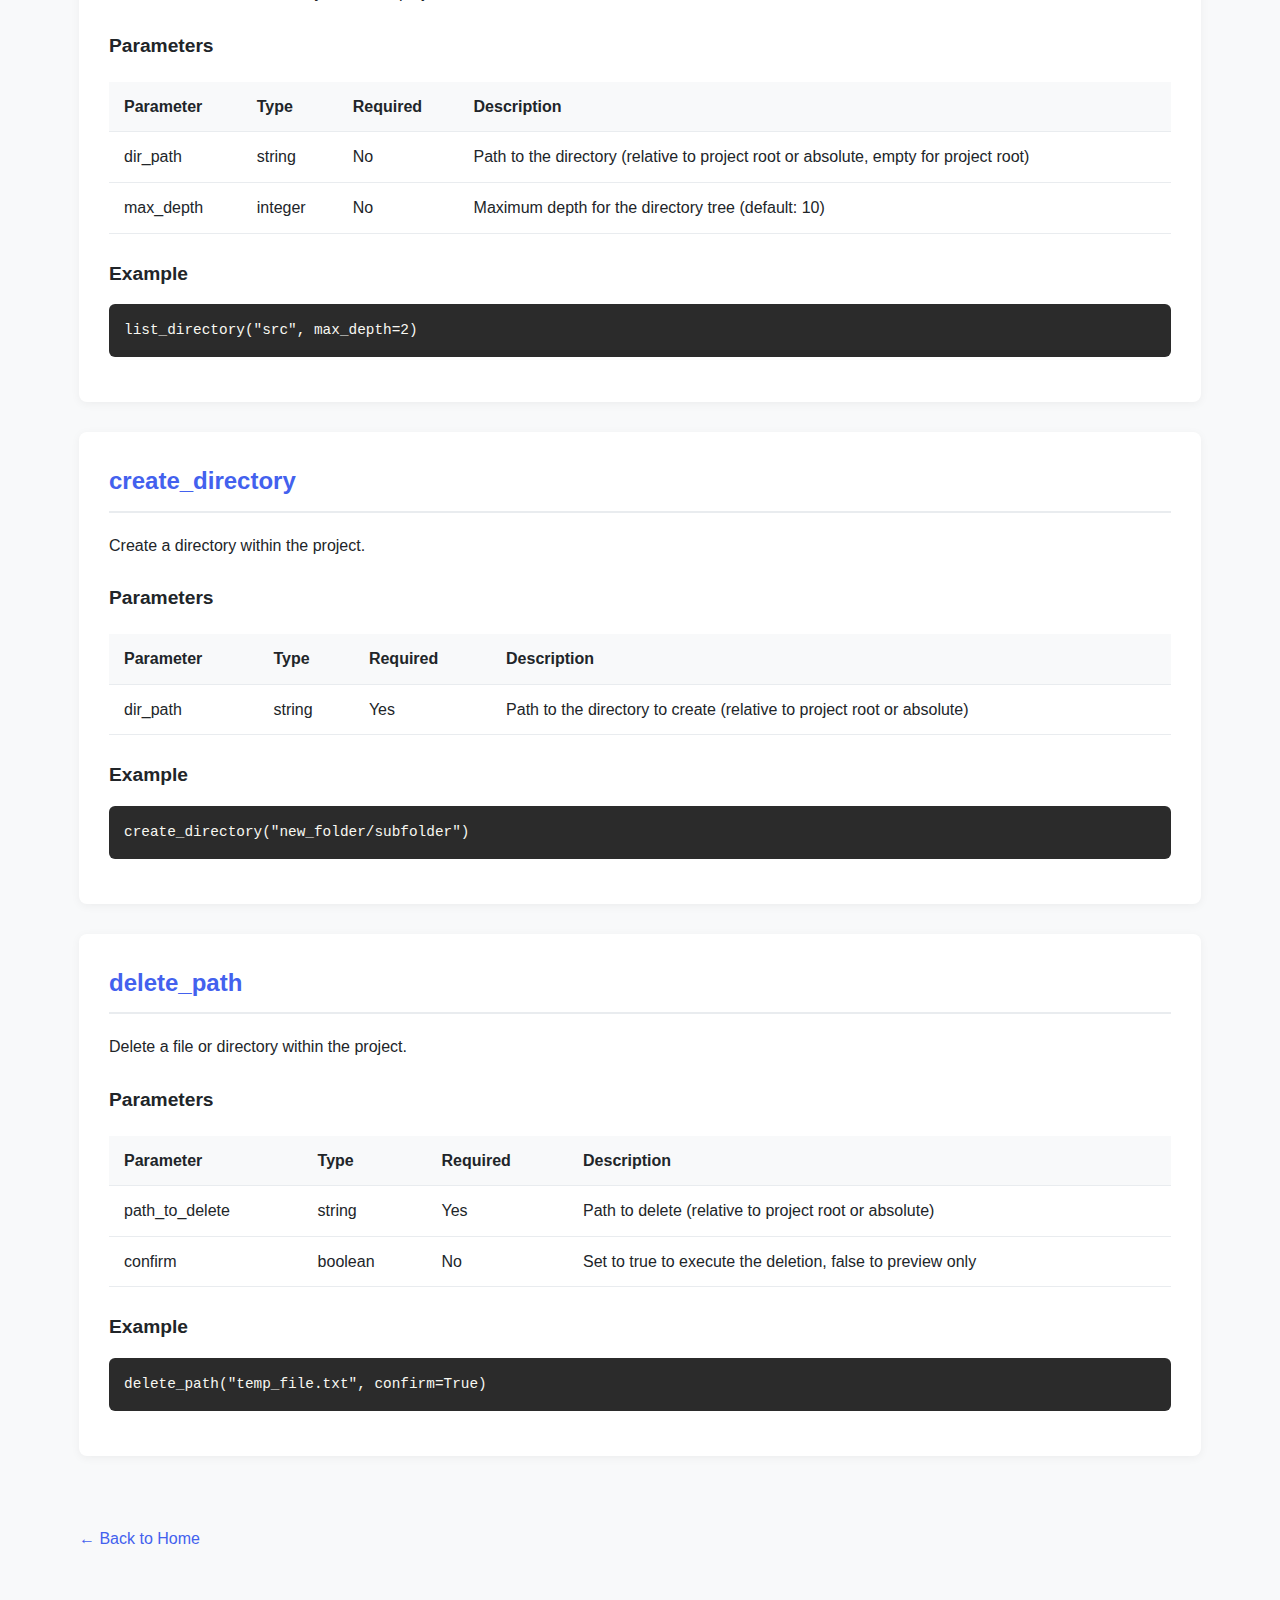
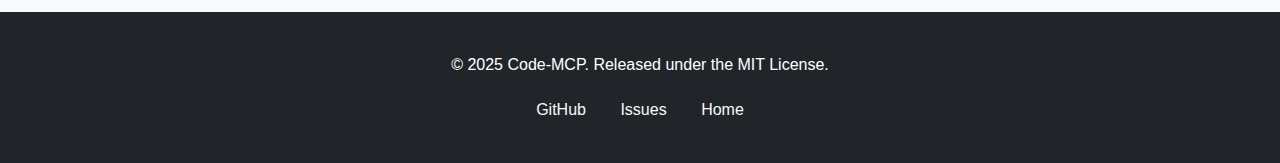
<file: docs/api.html>
<!DOCTYPE html>
<html lang="en">
<head>
    <meta charset="UTF-8">
    <meta name="viewport" content="width=device-width, initial-scale=1.0">
    <title>API Documentation - Code-MCP</title>
    <link rel="stylesheet" href="../css/styles.css">
    <style>
        /* Additional styles for API docs */
        body {
            background-color: #f8f9fa;
        }
        
        .api-section {
            padding: 60px 0;
        }
        
        .api-header {
            text-align: center;
            margin-bottom: 50px;
        }
        
        .api-header h1 {
            font-size: 2.5rem;
            color: var(--primary-color);
        }
        
        .api-nav {
            background-color: white;
            padding: 20px;
            border-radius: 8px;
            box-shadow: 0 2px 10px rgba(0, 0, 0, 0.05);
            margin-bottom: 30px;
        }
        
        .api-nav ul {
            list-style: none;
            display: flex;
            flex-wrap: wrap;
            gap: 15px;
        }
        
        .api-nav a {
            color: var(--primary-color);
            text-decoration: none;
            padding: 5px 10px;
            border-radius: 4px;
            transition: background-color 0.2s ease;
        }
        
        .api-nav a:hover {
            background-color: rgba(67, 97, 238, 0.1);
        }
        
        .api-card {
            background-color: white;
            border-radius: 8px;
            padding: 30px;
            margin-bottom: 30px;
            box-shadow: 0 2px 10px rgba(0, 0, 0, 0.05);
        }
        
        .api-card h2 {
            color: var(--primary-color);
            border-bottom: 2px solid var(--light-gray);
            padding-bottom: 10px;
            margin-bottom: 20px;
        }
        
        .api-card h3 {
            font-size: 1.2rem;
            margin-top: 25px;
            margin-bottom: 10px;
        }
        
        .parameter-table {
            width: 100%;
            border-collapse: collapse;
            margin: 20px 0;
        }
        
        .parameter-table th, .parameter-table td {
            padding: 12px 15px;
            text-align: left;
            border-bottom: 1px solid var(--light-gray);
        }
        
        .parameter-table th {
            background-color: var(--light-color);
            font-weight: 600;
        }
        
        .code-example {
            background-color: var(--code-bg);
            border-radius: 6px;
            padding: 15px;
            margin: 15px 0;
            overflow-x: auto;
        }
        
        .code-example code {
            color: #f8f8f2;
            font-family: 'Fira Code', 'Consolas', monospace;
            font-size: 0.9rem;
            display: block;
        }
        
        .back-to-home {
            display: inline-block;
            margin-top: 40px;
            color: var(--primary-color);
            text-decoration: none;
        }
        
        .back-to-home:hover {
            text-decoration: underline;
        }
    </style>
</head>
<body>
    <header style="padding: 60px 0;">
        <div class="container">
            <h1>Code-MCP</h1>
            <p class="tagline">API Documentation</p>
        </div>
    </header>

    <section class="api-section">
        <div class="container">
            <div class="api-nav">
                <ul>
                    <li><a href="#run-command">run_command</a></li>
                    <li><a href="#git-operation">git_operation</a></li>
                    <li><a href="#read-file">read_file</a></li>
                    <li><a href="#edit-file">edit_file</a></li>
                    <li><a href="#smart-edit">smart_edit</a></li>
                    <li><a href="#edit-block">edit_block</a></li>
                    <li><a href="#list-directory">list_directory</a></li>
                    <li><a href="#create-directory">create_directory</a></li>
                    <li><a href="#delete-path">delete_path</a></li>
                </ul>
            </div>

            <div class="api-card" id="run-command">
                <h2>run_command</h2>
                <p>Execute a shell command and return its output.</p>
                
                <h3>Parameters</h3>
                <table class="parameter-table">
                    <thead>
                        <tr>
                            <th>Parameter</th>
                            <th>Type</th>
                            <th>Required</th>
                            <th>Description</th>
                        </tr>
                    </thead>
                    <tbody>
                        <tr>
                            <td>command</td>
                            <td>string</td>
                            <td>Yes</td>
                            <td>The shell command to execute</td>
                        </tr>
                    </tbody>
                </table>
                
                <h3>Example</h3>
                <div class="code-example">
                    <code>run_command("ls -la")</code>
                </div>
            </div>

            <div class="api-card" id="git-operation">
                <h2>git_operation</h2>
                <p>Execute a git operation in the project repository.</p>
                
                <h3>Parameters</h3>
                <table class="parameter-table">
                    <thead>
                        <tr>
                            <th>Parameter</th>
                            <th>Type</th>
                            <th>Required</th>
                            <th>Description</th>
                        </tr>
                    </thead>
                    <tbody>
                        <tr>
                            <td>operation</td>
                            <td>string</td>
                            <td>Yes</td>
                            <td>The git operation to perform (e.g., "status", "log", "branch")</td>
                        </tr>
                        <tr>
                            <td>confirm</td>
                            <td>boolean</td>
                            <td>No</td>
                            <td>Set to true to execute operations that require confirmation (like push)</td>
                        </tr>
                    </tbody>
                </table>
                
                <h3>Example</h3>
                <div class="code-example">
                    <code>git_operation("status")</code>
                </div>
                <div class="code-example">
                    <code>git_operation("push origin main", confirm=True)</code>
                </div>
            </div>

            <div class="api-card" id="read-file">
                <h2>read_file</h2>
                <p>Read the contents of a file within the project directory.</p>
                
                <h3>Parameters</h3>
                <table class="parameter-table">
                    <thead>
                        <tr>
                            <th>Parameter</th>
                            <th>Type</th>
                            <th>Required</th>
                            <th>Description</th>
                        </tr>
                    </thead>
                    <tbody>
                        <tr>
                            <td>file_path</td>
                            <td>string</td>
                            <td>Yes</td>
                            <td>Path to the file (relative to project root or absolute)</td>
                        </tr>
                    </tbody>
                </table>
                
                <h3>Example</h3>
                <div class="code-example">
                    <code>read_file("README.md")</code>
                </div>
            </div>

            <div class="api-card" id="edit-file">
                <h2>edit_file</h2>
                <p>Edit a file with various operations: write, append, insert, replace, or delete.</p>
                
                <h3>Parameters</h3>
                <table class="parameter-table">
                    <thead>
                        <tr>
                            <th>Parameter</th>
                            <th>Type</th>
                            <th>Required</th>
                            <th>Description</th>
                        </tr>
                    </thead>
                    <tbody>
                        <tr>
                            <td>file_path</td>
                            <td>string</td>
                            <td>Yes</td>
                            <td>Path to the file (relative to project root or absolute)</td>
                        </tr>
                        <tr>
                            <td>operation</td>
                            <td>string</td>
                            <td>Yes</td>
                            <td>Type of edit ('write', 'append', 'insert', 'replace', 'delete', 'delete_lines')</td>
                        </tr>
                        <tr>
                            <td>content</td>
                            <td>string</td>
                            <td>No</td>
                            <td>Content to write, append, or insert, or replacement content</td>
                        </tr>
                        <tr>
                            <td>line_number</td>
                            <td>integer</td>
                            <td>No</td>
                            <td>Line number for insert operation (1-based index)</td>
                        </tr>
                        <tr>
                            <td>pattern</td>
                            <td>string</td>
                            <td>No</td>
                            <td>Pattern to find for replace or delete operations</td>
                        </tr>
                        <tr>
                            <td>start_line</td>
                            <td>integer</td>
                            <td>No</td>
                            <td>First line to remove for delete_lines operation (1-based index)</td>
                        </tr>
                        <tr>
                            <td>end_line</td>
                            <td>integer</td>
                            <td>No</td>
                            <td>Last line to remove for delete_lines operation (1-based index, inclusive)</td>
                        </tr>
                        <tr>
                            <td>confirm</td>
                            <td>boolean</td>
                            <td>No</td>
                            <td>Set to true to execute the edit, false to preview only</td>
                        </tr>
                    </tbody>
                </table>
                
                <h3>Examples</h3>
                <div class="code-example">
                    <code>edit_file("example.py", operation="write", content="print('Hello, World!')", confirm=True)</code>
                </div>
                <div class="code-example">
                    <code>edit_file("example.py", operation="replace", pattern="Hello", content="Greetings", confirm=True)</code>
                </div>
            </div>

            <div class="api-card" id="smart-edit">
                <h2>smart_edit</h2>
                <p>Enhanced file editing with smart pattern matching and function-level operations.</p>
                
                <h3>Parameters</h3>
                <table class="parameter-table">
                    <thead>
                        <tr>
                            <th>Parameter</th>
                            <th>Type</th>
                            <th>Required</th>
                            <th>Description</th>
                        </tr>
                    </thead>
                    <tbody>
                        <tr>
                            <td>file_path</td>
                            <td>string</td>
                            <td>Yes</td>
                            <td>Path to the file (relative to project root or absolute)</td>
                        </tr>
                        <tr>
                            <td>operation</td>
                            <td>string</td>
                            <td>No</td>
                            <td>Type of edit ('preview', 'update_function', 'replace', 'delete', 'append', 'write', 'edit_block')</td>
                        </tr>
                        <tr>
                            <td>function_name</td>
                            <td>string</td>
                            <td>No</td>
                            <td>Target function name for function-level operations</td>
                        </tr>
                        <tr>
                            <td>pattern</td>
                            <td>string</td>
                            <td>No</td>
                            <td>Pattern to find (with flexible whitespace matching)</td>
                        </tr>
                        <tr>
                            <td>new_content</td>
                            <td>string</td>
                            <td>No</td>
                            <td>New content to insert/replace</td>
                        </tr>
                        <tr>
                            <td>regex_mode</td>
                            <td>boolean</td>
                            <td>No</td>
                            <td>Enable regex pattern matching</td>
                        </tr>
                        <tr>
                            <td>context_lines</td>
                            <td>integer</td>
                            <td>No</td>
                            <td>Number of context lines to show in previews</td>
                        </tr>
                        <tr>
                            <td>confirm</td>
                            <td>boolean</td>
                            <td>No</td>
                            <td>Set to true to execute the edit, false to preview only</td>
                        </tr>
                        <tr>
                            <td>edit_format</td>
                            <td>string</td>
                            <td>No</td>
                            <td>Format for edits ('search_replace', 'unified_diff', 'whole_file') when using edit_block operation</td>
                        </tr>
                        <tr>
                            <td>fuzzy_match</td>
                            <td>boolean</td>
                            <td>No</td>
                            <td>Enable fuzzy matching for more flexible pattern matching</td>
                        </tr>
                        <tr>
                            <td>match_indent</td>
                            <td>boolean</td>
                            <td>No</td>
                            <td>Account for indentation differences when matching patterns</td>
                        </tr>
                    </tbody>
                </table>
                
                <h3>Examples</h3>
                <div class="code-example">
                    <code>smart_edit("app.py", operation="preview", function_name="process_data")</code>
                </div>
                <div class="code-example">
                    <code>smart_edit("app.py", operation="update_function", function_name="process_data", new_content="def process_data(data):\n    # Updated implementation\n    if data is None:\n        return {}\n    return data", confirm=True)</code>
                </div>
            </div>

            <div class="api-card" id="edit-block">
                <h2>edit_block</h2>
                <p>Process edit blocks to modify code across multiple files.</p>
                
                <h3>Parameters</h3>
                <table class="parameter-table">
                    <thead>
                        <tr>
                            <th>Parameter</th>
                            <th>Type</th>
                            <th>Required</th>
                            <th>Description</th>
                        </tr>
                    </thead>
                    <tbody>
                        <tr>
                            <td>edit_content</td>
                            <td>string</td>
                            <td>Yes</td>
                            <td>Text containing edit blocks in either search/replace or unified diff format</td>
                        </tr>
                        <tr>
                            <td>confirm</td>
                            <td>boolean</td>
                            <td>No</td>
                            <td>Set to true to execute the edits, false to preview only</td>
                        </tr>
                    </tbody>
                </table>
                
                <h3>Example with Search/Replace Format</h3>
                <div class="code-example">
<code>edit_block("""app.py
<<<<<<< SEARCH
def get_data():
    return {"status": "ok"}
=======
def get_data():
    return {"status": "ok", "version": "1.0"}
>>>>>>> REPLACE
""", confirm=True)</code>
                </div>
            </div>

            <div class="api-card" id="list-directory">
                <h2>list_directory</h2>
                <p>List the contents of a directory within the project in a tree-like format.</p>
                
                <h3>Parameters</h3>
                <table class="parameter-table">
                    <thead>
                        <tr>
                            <th>Parameter</th>
                            <th>Type</th>
                            <th>Required</th>
                            <th>Description</th>
                        </tr>
                    </thead>
                    <tbody>
                        <tr>
                            <td>dir_path</td>
                            <td>string</td>
                            <td>No</td>
                            <td>Path to the directory (relative to project root or absolute, empty for project root)</td>
                        </tr>
                        <tr>
                            <td>max_depth</td>
                            <td>integer</td>
                            <td>No</td>
                            <td>Maximum depth for the directory tree (default: 10)</td>
                        </tr>
                    </tbody>
                </table>
                
                <h3>Example</h3>
                <div class="code-example">
                    <code>list_directory("src", max_depth=2)</code>
                </div>
            </div>

            <div class="api-card" id="create-directory">
                <h2>create_directory</h2>
                <p>Create a directory within the project.</p>
                
                <h3>Parameters</h3>
                <table class="parameter-table">
                    <thead>
                        <tr>
                            <th>Parameter</th>
                            <th>Type</th>
                            <th>Required</th>
                            <th>Description</th>
                        </tr>
                    </thead>
                    <tbody>
                        <tr>
                            <td>dir_path</td>
                            <td>string</td>
                            <td>Yes</td>
                            <td>Path to the directory to create (relative to project root or absolute)</td>
                        </tr>
                    </tbody>
                </table>
                
                <h3>Example</h3>
                <div class="code-example">
                    <code>create_directory("new_folder/subfolder")</code>
                </div>
            </div>

            <div class="api-card" id="delete-path">
                <h2>delete_path</h2>
                <p>Delete a file or directory within the project.</p>
                
                <h3>Parameters</h3>
                <table class="parameter-table">
                    <thead>
                        <tr>
                            <th>Parameter</th>
                            <th>Type</th>
                            <th>Required</th>
                            <th>Description</th>
                        </tr>
                    </thead>
                    <tbody>
                        <tr>
                            <td>path_to_delete</td>
                            <td>string</td>
                            <td>Yes</td>
                            <td>Path to delete (relative to project root or absolute)</td>
                        </tr>
                        <tr>
                            <td>confirm</td>
                            <td>boolean</td>
                            <td>No</td>
                            <td>Set to true to execute the deletion, false to preview only</td>
                        </tr>
                    </tbody>
                </table>
                
                <h3>Example</h3>
                <div class="code-example">
                    <code>delete_path("temp_file.txt", confirm=True)</code>
                </div>
            </div>

            <a href="../index.html" class="back-to-home">← Back to Home</a>
        </div>
    </section>

    <footer>
        <div class="container">
            <p>&copy; 2025 Code-MCP. Released under the MIT License.</p>
            <div class="footer-links">
                <a href="https://github.com/54yyyu/code-mcp">GitHub</a>
                <a href="https://github.com/54yyyu/code-mcp/issues">Issues</a>
                <a href="../index.html">Home</a>
            </div>
        </div>
    </footer>
</body>
</html>
</file>
<file: css/styles.css>
/* Base Styles */
:root {
    --primary-color: #4361ee;
    --primary-dark: #3a56d4;
    --secondary-color: #3a0ca3;
    --accent-color: #f72585;
    --light-color: #f8f9fa;
    --dark-color: #212529;
    --gray-color: #6c757d;
    --light-gray: #e9ecef;
    --code-bg: #2b2b2b;
}

* {
    margin: 0;
    padding: 0;
    box-sizing: border-box;
}

body {
    font-family: 'Segoe UI', Tahoma, Geneva, Verdana, sans-serif;
    line-height: 1.6;
    color: var(--dark-color);
    background-color: #fff;
}

.container {
    width: 90%;
    max-width: 1200px;
    margin: 0 auto;
    padding: 0 15px;
}

section {
    padding: 80px 0;
}

h1, h2, h3, h4 {
    margin-bottom: 20px;
}

p {
    margin-bottom: 20px;
}

/* Button Styles */
.btn {
    display: inline-block;
    padding: 12px 24px;
    border-radius: 4px;
    text-decoration: none;
    font-weight: 600;
    transition: all 0.3s ease;
    cursor: pointer;
}

.primary-btn {
    background-color: var(--primary-color);
    color: white;
}

.primary-btn:hover {
    background-color: var(--primary-dark);
}

.secondary-btn {
    background-color: transparent;
    color: var(--primary-color);
    border: 2px solid var(--primary-color);
}

.secondary-btn:hover {
    background-color: rgba(67, 97, 238, 0.1);
}

/* Header */
header {
    background: linear-gradient(135deg, var(--primary-color), var(--secondary-color));
    color: white;
    padding: 100px 0 80px;
    text-align: center;
}

header h1 {
    font-size: 3.5rem;
    margin-bottom: 15px;
}

header .tagline {
    font-size: 1.5rem;
    margin-bottom: 40px;
}

.cta-buttons {
    display: flex;
    justify-content: center;
    gap: 20px;
}

/* Intro Section */
.intro-section {
    text-align: center;
    background-color: var(--light-color);
}

.features-grid {
    display: grid;
    grid-template-columns: repeat(auto-fit, minmax(300px, 1fr));
    gap: 30px;
    margin-top: 50px;
}

.feature-card {
    background-color: white;
    border-radius: 8px;
    padding: 30px;
    box-shadow: 0 5px 15px rgba(0, 0, 0, 0.05);
    transition: transform 0.3s ease, box-shadow 0.3s ease;
}

.feature-card:hover {
    transform: translateY(-5px);
    box-shadow: 0 10px 25px rgba(0, 0, 0, 0.1);
}

.feature-card i {
    font-size: 2.5rem;
    color: var(--primary-color);
    margin-bottom: 20px;
}

/* Demo Section */
.demo-section {
    background-color: white;
}

.demo-container {
    max-width: 800px;
    margin: 0 auto;
    border-radius: 12px;
    overflow: hidden;
    box-shadow: 0 10px 30px rgba(0, 0, 0, 0.1);
}

.demo-chat {
    padding: 20px;
}

.chat-message {
    margin-bottom: 20px;
    padding: 15px;
    border-radius: 10px;
}

.chat-message.user {
    background-color: var(--light-gray);
    align-self: flex-end;
}

.chat-message.assistant {
    background-color: #f0f7ff;
}

.code-block {
    background-color: var(--code-bg);
    border-radius: 6px;
    padding: 15px;
    margin: 15px 0;
    overflow-x: auto;
}

.code-block pre {
    margin: 0;
}

.code-block code {
    color: #f8f8f2;
    font-family: 'Fira Code', 'Consolas', monospace;
    font-size: 0.9rem;
}

/* Installation Section */
.installation-section {
    background-color: var(--light-color);
}

.installation-tabs {
    max-width: 800px;
    margin: 0 auto;
}

.tab-header {
    display: flex;
    border-bottom: 2px solid var(--light-gray);
    margin-bottom: 20px;
}

.tab-btn {
    padding: 10px 20px;
    background: none;
    border: none;
    font-size: 1rem;
    font-weight: 600;
    cursor: pointer;
    color: var(--gray-color);
}

.tab-btn.active {
    color: var(--primary-color);
    border-bottom: 2px solid var(--primary-color);
    margin-bottom: -2px;
}

.tab-content {
    display: none;
}

.tab-content.active {
    display: block;
}

/* Usage Section */
.usage-section {
    background-color: white;
}

.steps {
    max-width: 800px;
    margin: 0 auto;
}

.step {
    display: flex;
    margin-bottom: 40px;
}

.step-number {
    display: flex;
    align-items: center;
    justify-content: center;
    width: 40px;
    height: 40px;
    background-color: var(--primary-color);
    color: white;
    border-radius: 50%;
    font-weight: bold;
    margin-right: 20px;
    flex-shrink: 0;
}

.step-content {
    flex: 1;
}

.step-content h3 {
    margin-bottom: 10px;
}

.step-content ul {
    list-style-position: inside;
    margin-bottom: 15px;
}

/* Examples Section */
.examples-section {
    background-color: var(--light-color);
    text-align: center;
}

.examples-list {
    list-style: none;
    max-width: 700px;
    margin: 0 auto;
}

.examples-list li {
    background-color: white;
    padding: 15px 20px;
    margin-bottom: 10px;
    border-radius: 6px;
    box-shadow: 0 2px 5px rgba(0, 0, 0, 0.05);
    transition: transform 0.2s ease;
}

.examples-list li:hover {
    transform: translateX(5px);
    box-shadow: 0 4px 10px rgba(0, 0, 0, 0.1);
}

/* Footer */
footer {
    background-color: var(--dark-color);
    color: white;
    padding: 40px 0;
    text-align: center;
}

.footer-links {
    margin-top: 20px;
}

.footer-links a {
    color: var(--light-color);
    margin: 0 15px;
    text-decoration: none;
}

.footer-links a:hover {
    text-decoration: underline;
}

/* Responsive Adjustments */
@media (max-width: 768px) {
    header h1 {
        font-size: 2.5rem;
    }
    
    .cta-buttons {
        flex-direction: column;
        align-items: center;
    }
    
    .features-grid {
        grid-template-columns: 1fr;
    }
    
    .step {
        flex-direction: column;
        text-align: center;
    }
    
    .step-number {
        margin: 0 auto 20px;
    }
}
</file>
